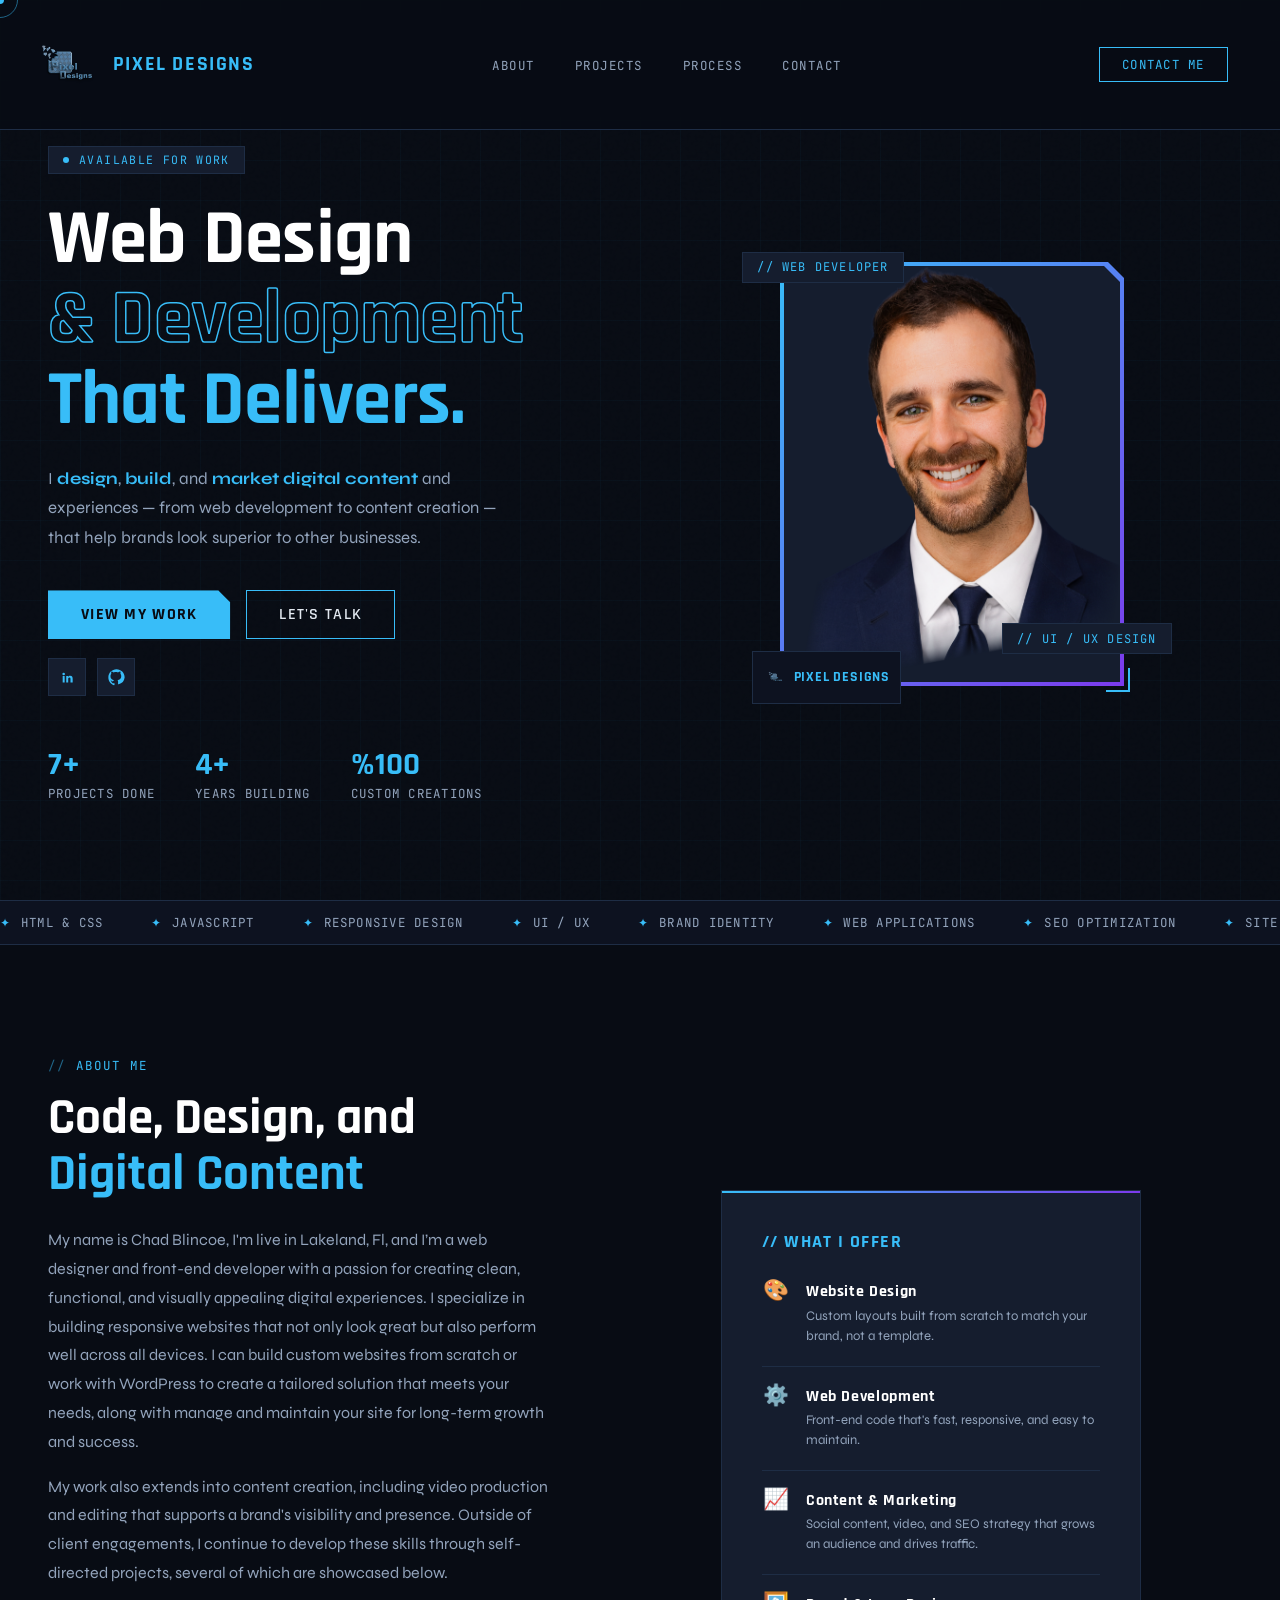
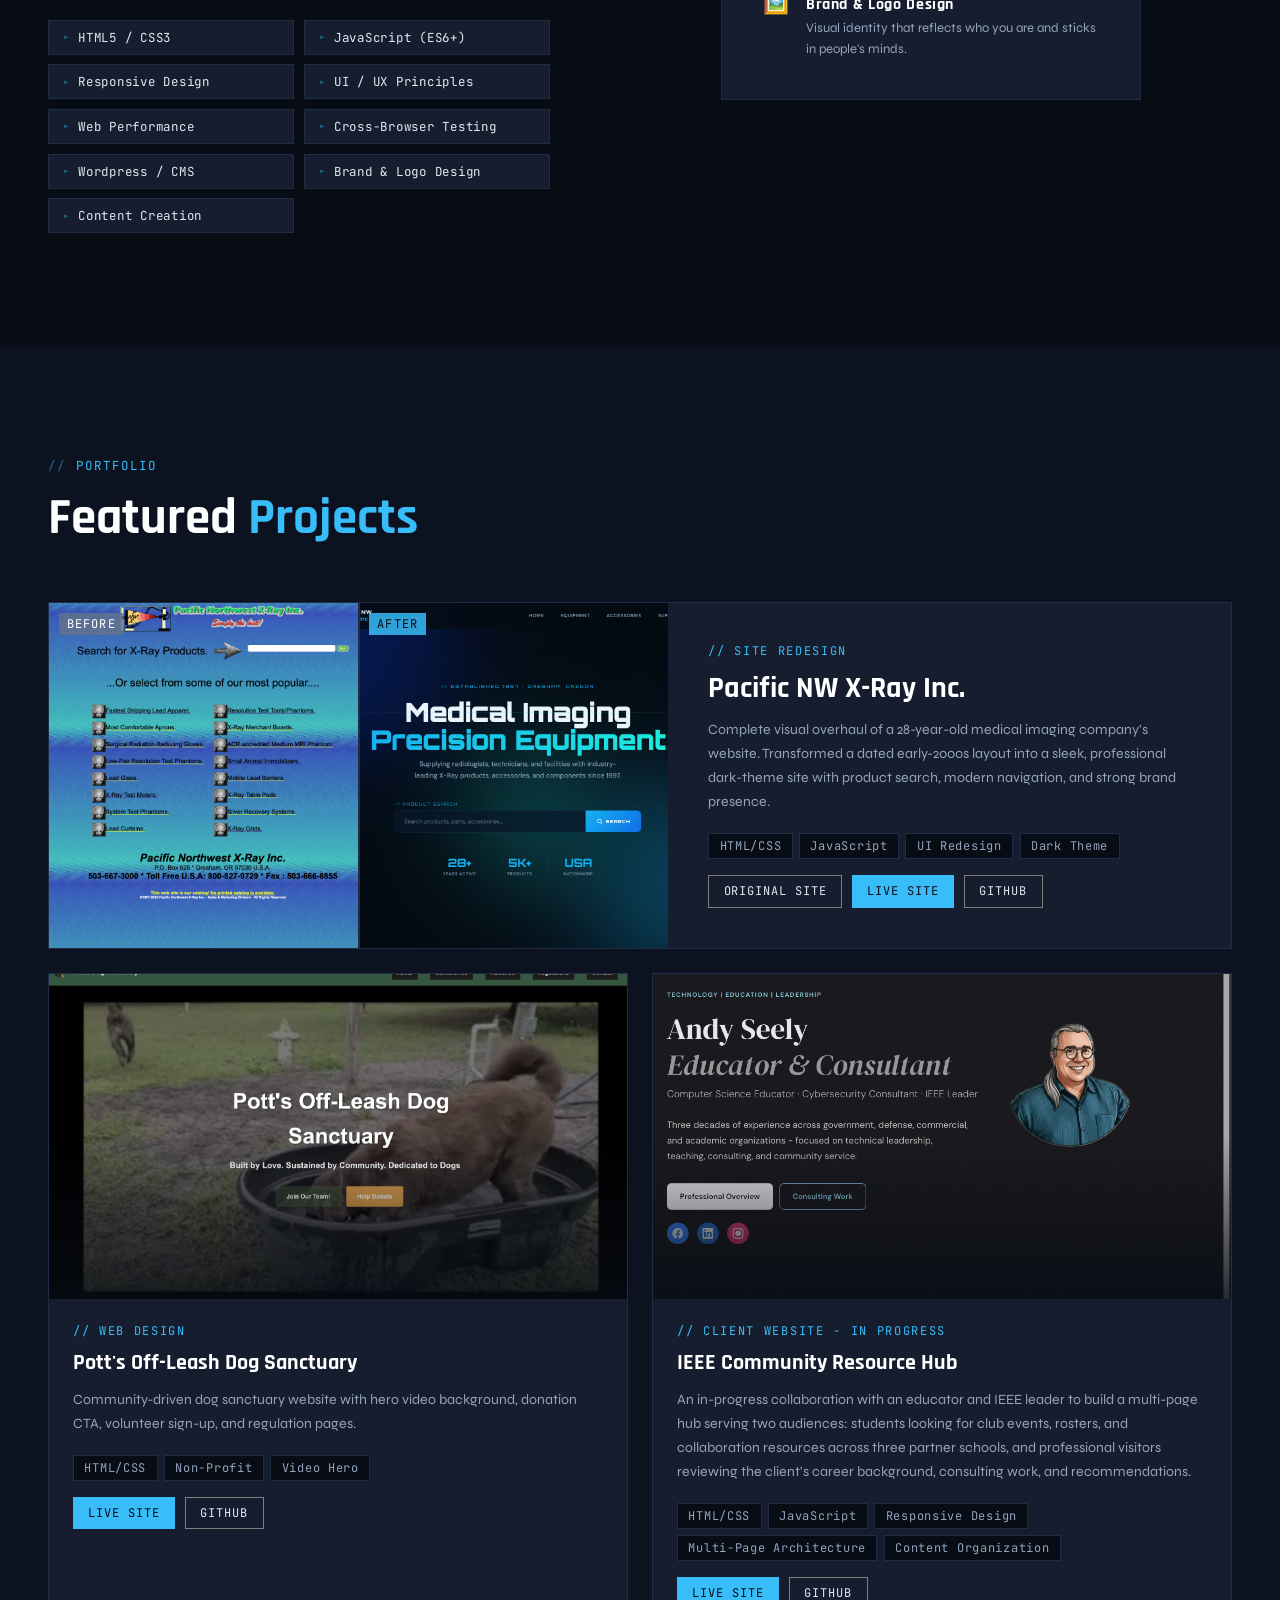
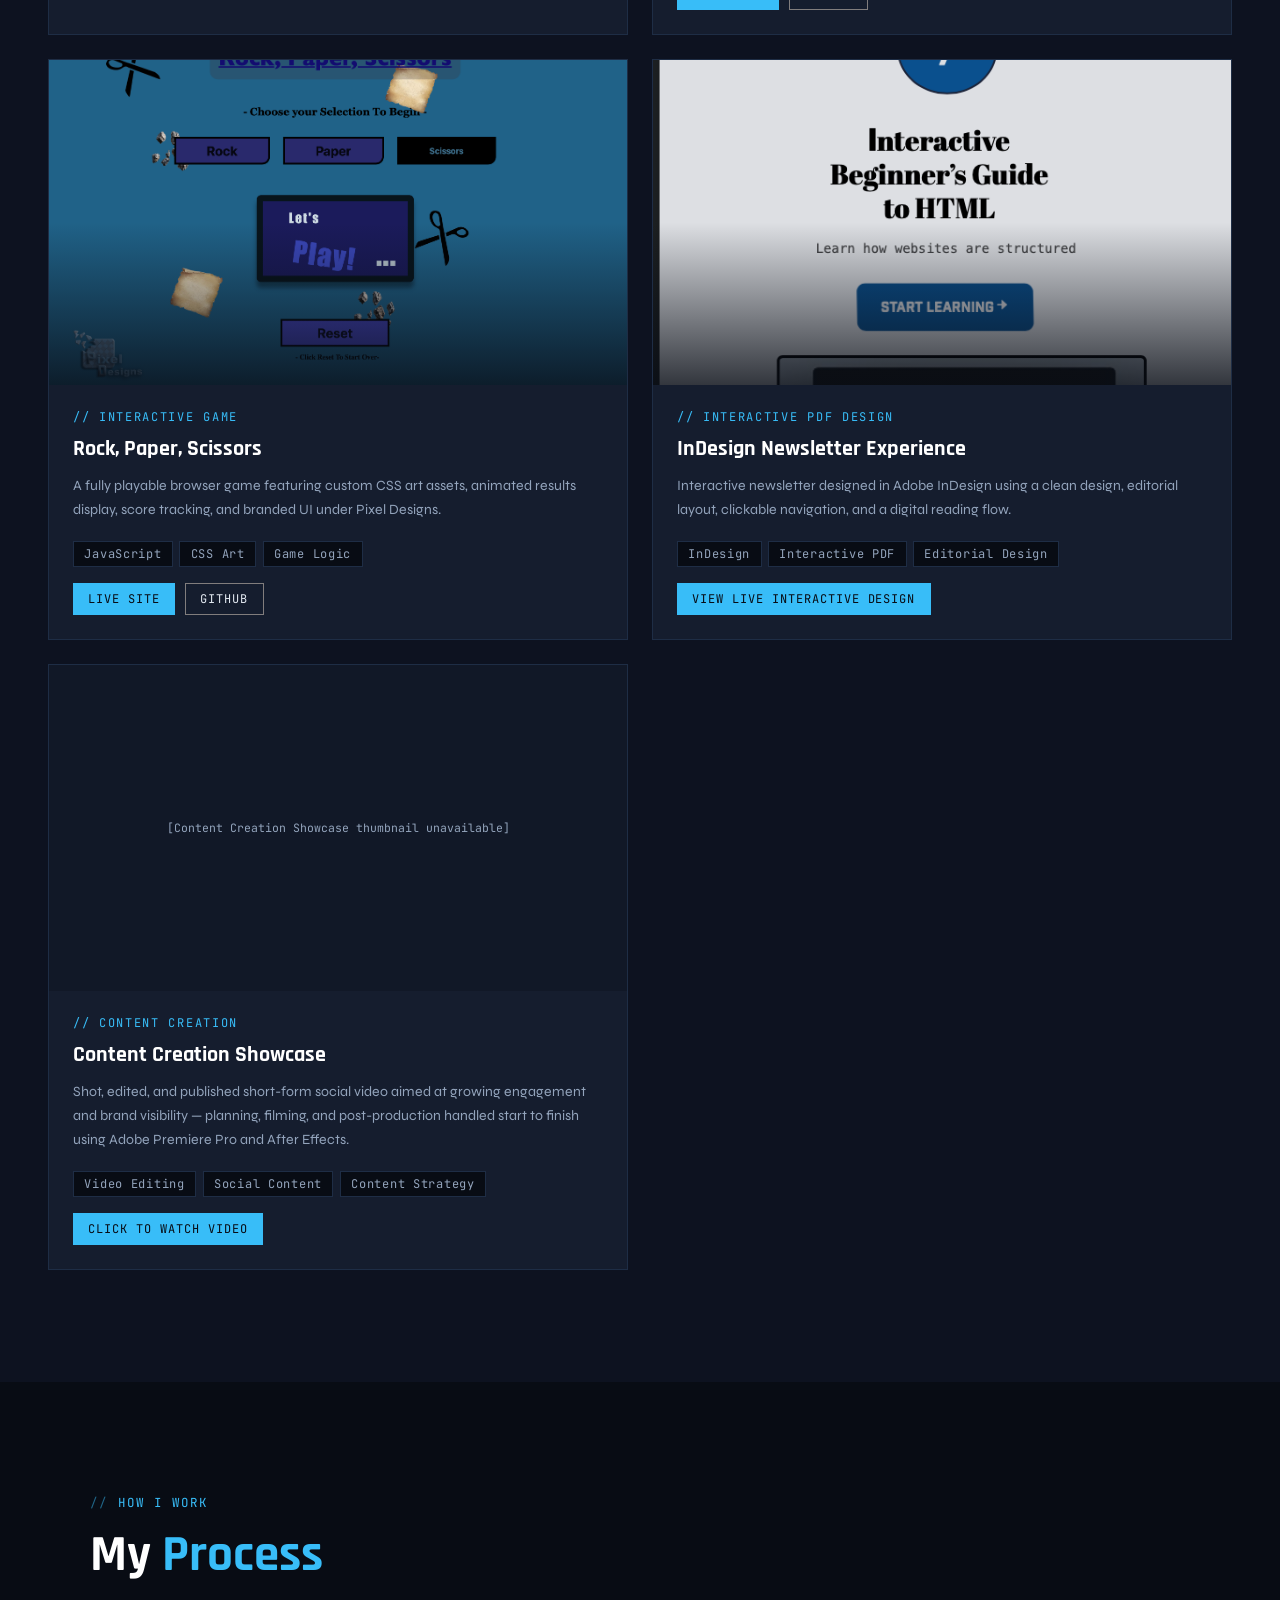
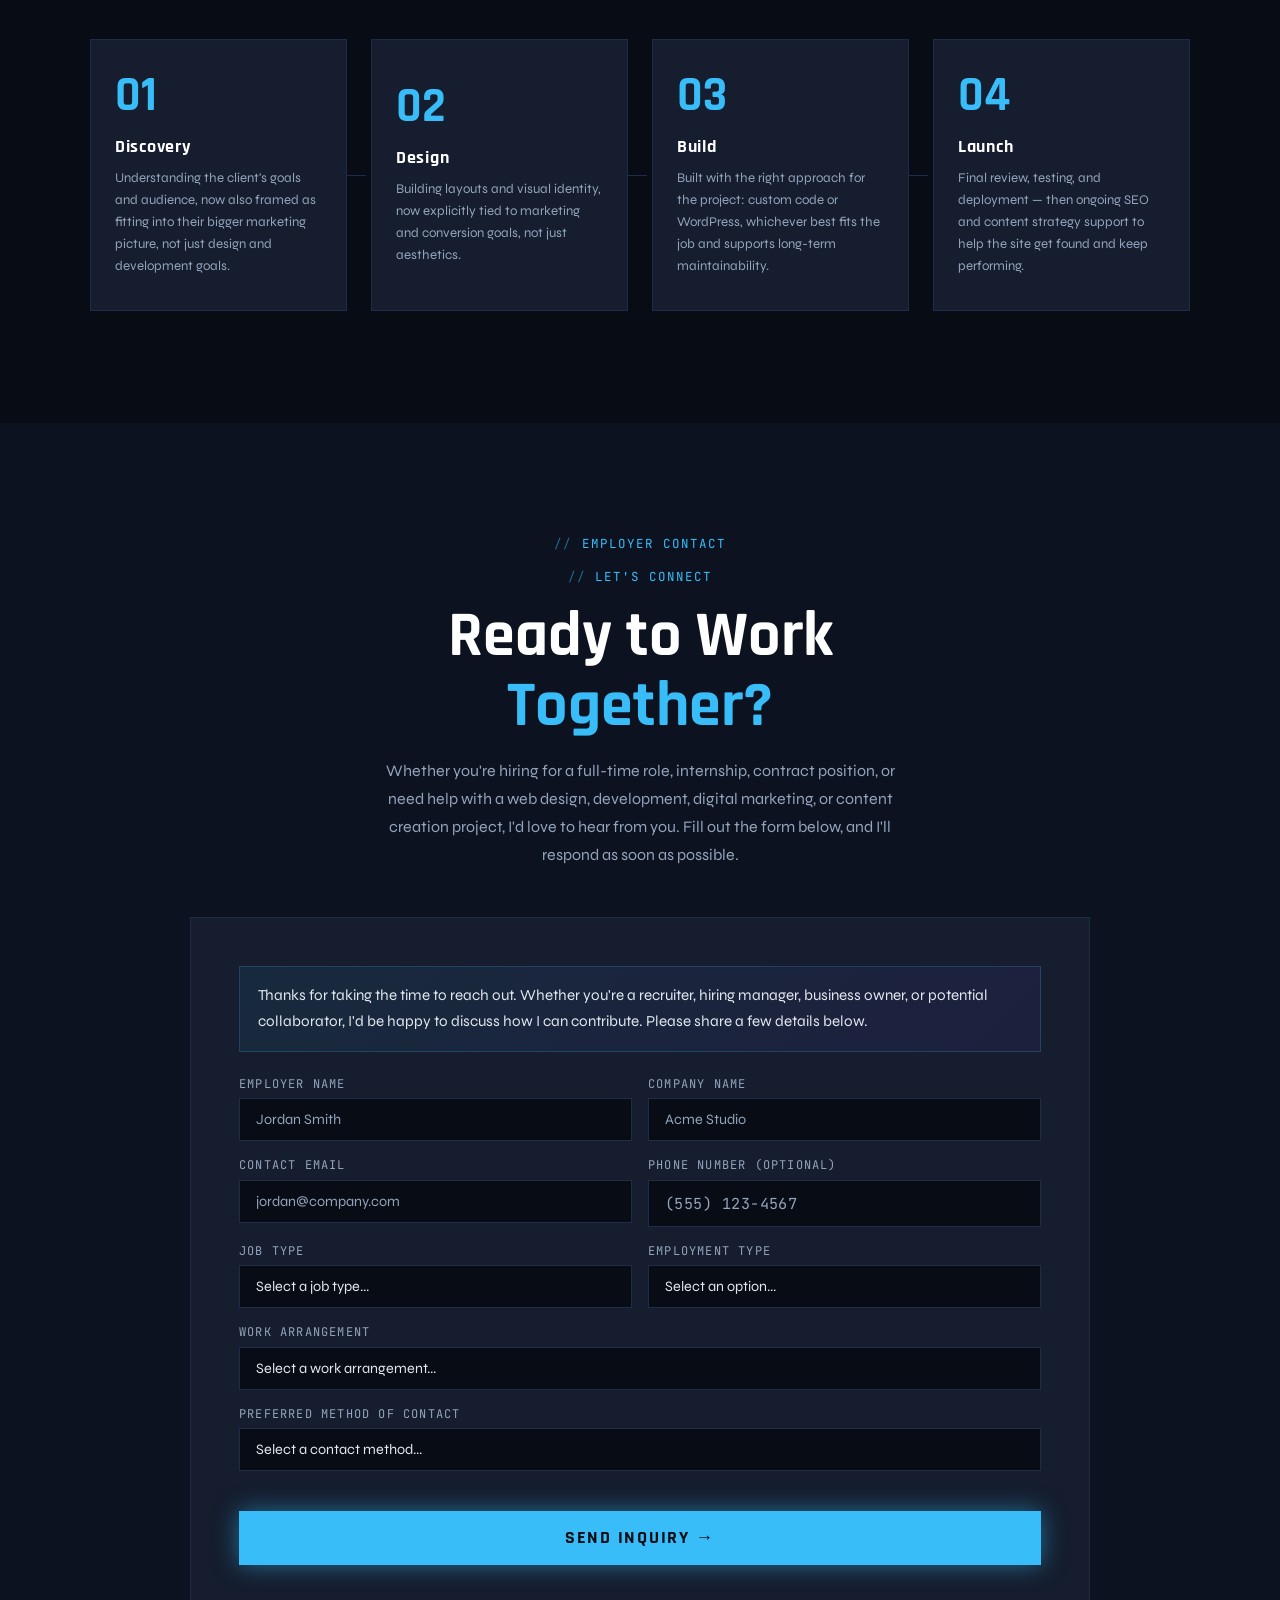
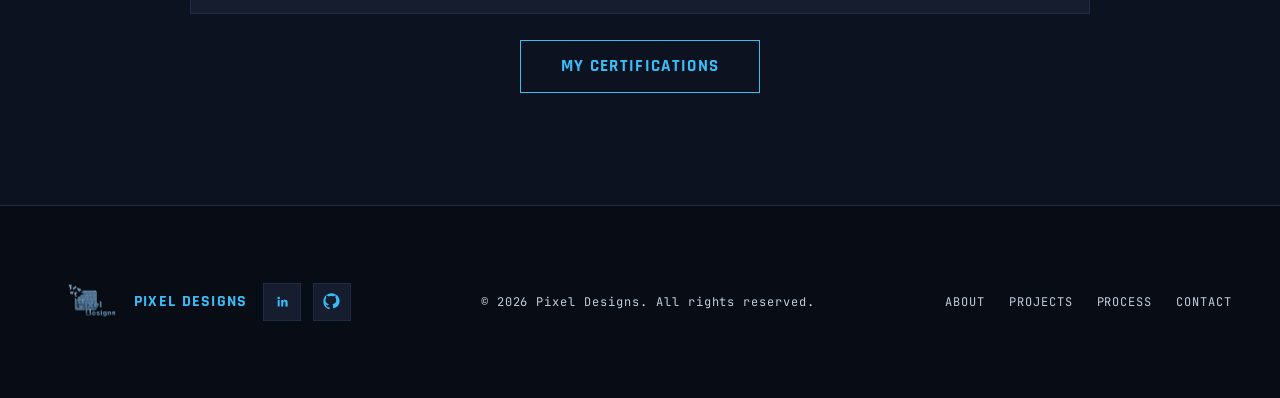
<file: index.html>
<!doctype html>
<html lang="en">
  <head>
    <meta charset="UTF-8" />
    <meta name="viewport" content="width=device-width, initial-scale=1.0" />
    <title>Pixel Designs | Web Design & Development</title>
    <link
      href="https://fonts.googleapis.com/css2?family=Rajdhani:wght@400;500;600;700&family=Syne:wght@400;500;700;800&family=JetBrains+Mono:wght@400;500&display=swap"
      rel="stylesheet"
    />
    <link rel="stylesheet" href="styles.css" />
  </head>
  <body>
    <!-- Cursor -->
    <div class="cursor" id="cursor">
      <div class="cursor-dot" id="cursorDot"></div>
      <div class="cursor-ring" id="cursorRing"></div>
    </div>

    <!-- Background grid -->
    <div class="grid-bg"></div>

    <!-- ─── NAV ─────────────────────────────────────── -->
    <nav>
      <a href="#hero" class="nav-logo">
        <!-- Replace with your actual logo: <img src="myLogo.png" alt="Pixel Designs"> -->
        <img
          src="media/myLogo.png"
          alt="Pixel Designs Logo"
          onerror="this.style.display = 'none'"
        />
        <span class="nav-logo-text">Pixel Designs</span>
      </a>
      <ul class="nav-links"> 
        <li><a href="#about"> About</a></li>
        <li><a href="#projects">Projects</a></li>
        <li><a href="#process">Process</a></li>
        <li><a href="#contact">Contact</a></li>
      </ul>
      <div class="nav-actions">
        <a href="#contact" class="nav-cta">Contact Me</a>
        <button
          type="button"
          class="nav-toggle"
          id="navToggle"
          aria-expanded="false"
          aria-controls="mobileNavMenu"
          aria-label="Open navigation menu"
        >
          <span></span>
          <span></span>
          <span></span>
        </button>
      </div>
      <div class="mobile-nav-menu" id="mobileNavMenu">
        <a href="#about">About</a>
        <a href="#projects">Projects</a>
        <a href="#process">Process</a>
        <a href="#contact">Contact</a>
      </div>
    </nav>

    <!-- ─── HERO ─────────────────────────────────────── -->
    <section id="hero">
      <div class="hero-inner">
        <div class="hero-content">
          <div class="hero-badge">Available For Work</div>
          <h1 class="hero-title">
            <span class="line1">Web Design</span>
            <span class="line2">&amp; Development</span>
            <span class="line3">That Delivers.</span>
          </h1>
          <div class="hero-mobile-portrait" aria-hidden="true">
            <div class="hero-mobile-portrait-frame">
              <img src="media/ChadSelfie.png" alt="Picture of me" />
            </div>
          </div>
          <p class="hero-sub">
            I <span class="hero-sub-accent hero-sub-accent--1">design</span>,
            <span class="hero-sub-accent hero-sub-accent--2">build</span>, and
            <span class="hero-sub-accent hero-sub-accent--3">market digital content</span>
            and experiences — from web development to content creation — that
            help brands look superior to other businesses.
          </p>
          <div class="hero-actions">
            <a href="#projects" class="btn-primary">View My Work</a>
            <a href="#contact" class="btn-ghost">Let's Talk</a>
          </div>
          <div class="hero-socials">
            <a
              class="hero-social"
              href="https://www.linkedin.com/in/chad-blincoe-42b2b1338/"
              target="_blank"
              rel="noopener noreferrer"
              aria-label="LinkedIn"
              title="LinkedIn"
            >
              <svg viewBox="0 0 24 24" aria-hidden="true">
                <path
                  d="M6.6 8.9a1.8 1.8 0 1 1 0-3.6 1.8 1.8 0 0 1 0 3.6zM8 19H5.2V10H8v9zM19 19h-2.8v-4.6c0-1.1 0-2.4-1.5-2.4s-1.7 1.1-1.7 2.3V19h-2.8V10h2.7v1.2h.1c.4-.7 1.3-1.5 2.8-1.5 3 0 3.5 2 3.5 4.5V19z"
                />
              </svg>
            </a>
            <a
              class="hero-social"
              href="https://github.com/Blincoechad"
              target="_blank"
              rel="noopener noreferrer"
              aria-label="GitHub"
              title="GitHub"
            >
              <svg viewBox="0 0 24 24" aria-hidden="true">
                <path
                  d="M12 .5C5.6.5.5 5.6.5 12c0 5.1 3.3 9.4 7.9 10.9.6.1.8-.3.8-.6v-2.2c-3.2.7-3.9-1.4-3.9-1.4-.5-1.3-1.2-1.7-1.2-1.7-1-.7.1-.7.1-.7 1.1.1 1.7 1.2 1.7 1.2 1 .1 1.7-.7 2.1-1.3.1-.2.4-.5.7-.6-2.5-.3-5.2-1.3-5.2-5.7 0-1.3.4-2.3 1.2-3.2-.1-.3-.5-1.5.1-3.1 0 0 1-.3 3.3 1.2 1-.3 2-.4 3-.4s2 .1 3 .4c2.3-1.5 3.3-1.2 3.3-1.2.6 1.6.2 2.8.1 3.1.7.9 1.2 2 1.2 3.2 0 4.4-2.7 5.4-5.3 5.7.4.4.8 1.1.8 2.2v3.2c0 .3.2.7.8.6A11.5 11.5 0 0 0 23.5 12C23.5 5.6 18.4.5 12 .5z"
                />
              </svg>
            </a>
          </div>
          <div class="hero-stats">
            <div class="stat">
              <div class="stat-num">7+</div>
              <div class="stat-label">Projects Done</div>
            </div>
            <div class="stat">
              <div class="stat-num">4+</div>
              <div class="stat-label">Years Building</div>
            </div>
            <div class="stat">
              <div class="stat-num">%100</div>
              <div class="stat-label">Custom Creations</div>
            </div>
          </div>
        </div>

        <div class="hero-visual">
          <div class="hero-visual-frame">
            <div class="corner-tl"></div>
            <div class="corner-br"></div>
            <div class="hero-photo-wrap">
              <div class="hero-photo-inner">
                
                <img
                  src="media/ChadSelfie.png"
                  alt="Chad - Pixel Designs"
                  onerror="
                    this.style.display = 'none';
                    this.nextElementSibling.style.display = 'flex';
                  "
                />
                <div class="photo-placeholder">
                  <svg
                    width="48"
                    height="48"
                    viewBox="0 0 24 24"
                    fill="none"
                    stroke="currentColor"
                    stroke-width="1"
                  >
                    <circle cx="12" cy="8" r="4" />
                    <path d="M4 20c0-4 3.6-7 8-7s8 3 8 7" />
                  </svg>
                  <span>[ ChadSelfie.png ]</span>
                </div>
              </div>
            </div>
            <div class="hero-tag t1">// Web Developer</div>
            <div class="hero-tag t2">// UI / UX Design</div>
            <div class="hero-logo-badge">
              <img
                src="media/myLogo.png"
                alt=""
                onerror="this.style.display = 'none'"
              />
              <span>Pixel Designs</span>
            </div>
          </div>
        </div>
      </div>
    </section>

    <!-- ─── TICKER ───────────────────────────────────── -->
    <div class="ticker">
      <div class="ticker-track">
        <!-- Doubled for seamless loop -->
        <div class="ticker-item">
          <span>✦</span>
          HTML &amp; CSS
        </div>
        <div class="ticker-item">
          <span>✦</span>
          JavaScript
        </div>
        <div class="ticker-item">
          <span>✦</span>
          Responsive Design
        </div>
        <div class="ticker-item">
          <span>✦</span>
          UI / UX
        </div>
        <div class="ticker-item">
          <span>✦</span>
          Brand Identity
        </div>
        <div class="ticker-item">
          <span>✦</span>
          Web Applications
        </div>
        <div class="ticker-item">
          <span>✦</span>
          SEO Optimization
        </div>
        <div class="ticker-item">
          <span>✦</span>
          Site Redesigns
        </div>
        <div class="ticker-item">
          <span>✦</span>
          Content Creation  
        </div>
    
        <!-- repeat -->
        <div class="ticker-item">
          <span>✦</span>
          HTML &amp; CSS
        </div>
        <div class="ticker-item">
          <span>✦</span>
          JavaScript
        </div>
        <div class="ticker-item">
          <span>✦</span>
          Responsive Design
        </div>
        <div class="ticker-item">
          <span>✦</span>
          UI / UX
        </div>
        <div class="ticker-item">
          <span>✦</span>
          Brand Identity
        </div>
        <div class="ticker-item">
          <span>✦</span>
          Web Applications
        </div>
        <div class="ticker-item">
          <span>✦</span>
          SEO Optimization
        </div>
        <div class="ticker-item">
          <span>✦</span>
          Site Redesigns
        </div>
        <div class="ticker-item">
          <span>✦</span>
          Content Creation
      </div>
     </div>
    </div>

    <!-- ─── ABOUT ─────────────────────────────────────── -->
    <section id="about">
      <div class="about-inner">
        <div class="reveal">
          <div class="about-label">About Me</div>
          <h2 class="section-title">
            Code, Design, and
            <em class="hero-sub-accent">Digital Content</em>
          </h2>
          <p class="about-text">
          My name is Chad Blincoe, I'm live in Lakeland, Fl, and I’m a web designer and front-end developer with a passion for creating clean, functional, and visually appealing digital experiences. I specialize in building responsive websites that not only look great but also perform well across all devices. I can build custom websites from scratch or work with WordPress to create a tailored solution that meets your needs, along with manage and maintain your site for long-term growth and success. 
          </p>
          <p class="about-text">
            My work also extends into content creation, including video production and editing that supports a brand's visibility and presence. Outside of client engagements, I continue to develop these skills through self-directed projects, several of which are showcased below.
          </p>
       <div class="skills-grid">
  <div class="skill-chip">HTML5 / CSS3</div>
  <div class="skill-chip">JavaScript (ES6+)</div>
  <div class="skill-chip">Responsive Design</div>
  <div class="skill-chip">UI / UX Principles</div>
  <div class="skill-chip">Web Performance</div>
  <div class="skill-chip">Cross-Browser Testing</div>
  <div class="skill-chip">Wordpress / CMS</div>
  <div class="skill-chip">Brand & Logo Design</div>
  <div class="skill-chip">Content Creation</div>
</div>
        </div>

        <div class="about-img-area reveal">
          <div class="about-card">
            <div class="about-card-title">// What I Offer</div>
            <div class="about-services">
              <div class="service-row">
                <div class="service-icon">🎨</div>
                <div>
                  <div class="service-name">Website Design</div>
                  <div class="service-desc">
                    Custom layouts built from scratch to match your brand, not a template.
                  </div>
                </div>
              </div>
              <div class="service-row">
                <div class="service-icon">⚙️</div>
                <div>
                  <div class="service-name">Web Development</div>
                  <div class="service-desc">
                    Front-end code that's fast, responsive, and easy to maintain.
                  </div>
                </div>
              </div>
              <div class="service-row">
                <div class="service-icon">📈</div>
                <div>
                  <div class="service-name">Content & Marketing</div>
                  <div class="service-desc">
                    Social content, video, and SEO strategy that grows
                    an audience and drives traffic.
                  </div>
                </div>
              </div>
              <div class="service-row">
                <div class="service-icon">🖼️</div>
                <div>
                  <div class="service-name">Brand & Logo Design</div>
                  <div class="service-desc">
                    Visual identity that reflects who you are and sticks in
                    people's minds.
                  </div>
                </div>
              </div>
            </div>
          </div>
        </div>
      </div>
    </section>

    <!-- ─── PROJECTS ─────────────────────────────────── -->
    <section id="projects">
      <div class="projects-inner">
        <div class="section-header reveal">
          <div class="about-label">Portfolio</div>
          <h2 class="section-title">
            Featured
            <em>Projects</em>
          </h2>
        </div>

        <div class="projects-grid">
          <!-- Featured: Pacific NW X-Ray Redesign -->
          <div class="project-card featured reveal">
            <div class="project-img ba-strip">
              <div class="ba-pane">
                <div class="ba-label before">Before</div>
                <img
                  src="media/beforeSite.png"
                  alt="Pacific NW X-Ray - Before"
                  onerror="
                    this.parentElement.innerHTML =
                      '<div class=\'project-img-placeholder\'>[media/beforeSite.png]</div>'
                  "
                />
              </div>
              <div class="ba-pane">
                <div class="ba-label after">After</div>
                <img
                  src="media/afterSite.png"
                  alt="Pacific NW X-Ray - After"
                  onerror="
                    this.parentElement.innerHTML =
                      '<div class=\'project-img-placeholder\'>[media/afterSite.png]</div>'
                  "
                />
              </div>
            </div>
            <div class="project-body">
              <div class="project-type">// Site Redesign</div>
              <div class="project-title">Pacific NW X-Ray Inc.</div>
              <p class="project-desc">
                Complete visual overhaul of a 28-year-old medical imaging
                company's website. Transformed a dated early-2000s layout into a
                sleek, professional dark-theme site with product search, modern
                navigation, and strong brand presence.
              </p>
              <div class="project-tags">
                <div class="tag">HTML/CSS</div>
                <div class="tag">JavaScript</div>
                <div class="tag">UI Redesign</div>
                <div class="tag">Dark Theme</div>
              </div>
              <div class="project-links">
                <a
                  class="project-link project-link-code"
                  href="https://www.pnwx.com"
                  target="_blank"
                  rel="noopener noreferrer"
                >
                  Original Site
                </a>
                <a
                  class="project-link project-link-live"
                  href="https://blincoechad.github.io/SiteRebuild/"
                  target="_blank"
                  rel="noopener noreferrer"
                >
                  Live Site
                </a>
                <a
                  class="project-link project-link-code"
                  href="https://github.com/Blincoechad/SiteRebuild"
                  target="_blank"
                  rel="noopener noreferrer"
                >
                  GitHub
                </a>
              </div>
            </div>
            <div class="project-arrow">↗</div>
          </div>

          <!-- Pott's Dog Sanctuary -->
          <div class="project-card reveal">
            <div class="project-img">
              <img
                src="media/pottsSiteDesign.png"
                alt="Pott's Dog Sanctuary"
                onerror="
                  this.parentElement.innerHTML =
                    '<div class=\'project-img-placeholder\'>[media/pottsSiteDesign.png]</div>'
                "
              />
              <div class="project-overlay"></div>
            </div>
            <div class="project-body">
              <div class="project-type">// Web Design</div>
              <div class="project-title">Pott's Off-Leash Dog Sanctuary</div>
              <p class="project-desc">
                Community-driven dog sanctuary website with hero video
                background, donation CTA, volunteer sign-up, and regulation
                pages.
              </p>
              <div class="project-tags">
                <div class="tag">HTML/CSS</div>
                <div class="tag">Non-Profit</div>
                <div class="tag">Video Hero</div>
              </div>
              <div class="project-links">
                <a
                  class="project-link project-link-live"
                  href="https://blincoechad.github.io/PottsDogWebsite/"
                  target="_blank"
                  rel="noopener noreferrer"
                >
                  Live Site
                </a>
                <a
                  class="project-link project-link-code"
                  href="https://github.com/Blincoechad/PottsDogWebsite"
                  target="_blank"
                  rel="noopener noreferrer"
                >
                  GitHub
                </a>
              </div>
            </div>
            <div class="project-arrow">↗</div>
          </div>

          <!-- IEEE Community Resource Hub -->
          <div class="project-card reveal">
            <div class="project-img">
              <img
                src="media/AndysSite1.png"
                alt="IEEE Community Resource Hub homepage preview"
                onerror="
                  this.parentElement.innerHTML =
                    '<div class=\'project-img-placeholder\'>Preview Coming Soon</div>'
                "
              />
              <div hidden>
                <img src="media/AndysSite1.png" alt="IEEE Community Resource Hub homepage hero section" />
                <img src="media/AndysSite2.png" alt="IEEE Community Resource Hub content and resource layout" />
                <img src="media/AndysSite3.png" alt="IEEE Community Resource Hub additional site preview" />
              </div>
              <div class="project-overlay"></div>
            </div>
            <div class="project-body">
              <div class="project-type">// CLIENT WEBSITE - IN PROGRESS</div>
              <div class="project-title">IEEE Community Resource Hub</div>
              <p class="project-desc">
                An in-progress collaboration with an educator and IEEE leader to build a multi-page hub serving two audiences: students looking for club events, rosters, and collaboration resources across three partner schools, and professional visitors reviewing the client's career background, consulting work, and recommendations.
              </p>
              <div class="project-tags">
                <div class="tag">HTML/CSS</div>
                <div class="tag">JavaScript</div>
                <div class="tag">Responsive Design</div>
                <div class="tag">Multi-Page Architecture</div>
                <div class="tag">Content Organization</div>
              </div>
              <div class="project-links">
                <a
                  class="project-link project-link-live"
                  href="https://seelys-site-build.vercel.app"
                  target="_blank"
                  rel="noopener noreferrer"
                >
                  Live Site
                </a>
               
                <a
                  class="project-link project-link-code"
                  href="https://github.com/Blincoechad/SeelysSiteBuild"
                  target="_blank"
                  rel="noopener noreferrer"
                >
                  GitHub
                </a>
              </div>
            </div>
            <div class="project-arrow">↗</div>
          </div>

          <!-- Rock Paper Scissors -->
          <div class="project-card reveal">
            <div class="project-img">
              <img
                src="media/RockPaperScissors.png"
                alt="Rock Paper Scissors Game"
                onerror="
                  this.parentElement.innerHTML =
                    '<div class=\'project-img-placeholder\'>[media/RockPaperScissors.png]</div>'
                "
              />
              <div class="project-overlay"></div>
            </div>
            <div class="project-body">
              <div class="project-type">// Interactive Game</div>
              <div class="project-title">Rock, Paper, Scissors</div>
              <p class="project-desc">
                A fully playable browser game featuring custom CSS art assets,
                animated results display, score tracking, and branded UI under
                Pixel Designs.
              </p>
              <div class="project-tags">
                <div class="tag">JavaScript</div>
                <div class="tag">CSS Art</div>
                <div class="tag">Game Logic</div>
              </div>
              <div class="project-links">
                <a
                  class="project-link project-link-live"
                  href="https://blincoechad.github.io/MyPrograms/rockPaperScissors/"
                  target="_blank"
                  rel="noopener noreferrer"
                >
                  Live Site
                </a>
                <a
                  class="project-link project-link-code"
                  href="https://github.com/Blincoechad/MyPrograms/tree/main/rockPaperScissors"
                  target="_blank"
                  rel="noopener noreferrer"
                >
                  GitHub
                </a>
              </div>
            </div>
            <div class="project-arrow">↗</div>
          </div>

          <!-- Interactive PDF Newsletter -->
          <div class="project-card reveal">
            <div class="project-img">
              <img
                src="media/graphicWork/NewsLetter1.png"
                alt="Interactive PDF newsletter layout"
                onerror="
                  this.parentElement.innerHTML =
                    '<div class=\'project-img-placeholder\'>[media/graphicWork/NewsLetter1.png]</div>'
                "
              />
              <div hidden>
                <img src="media/graphicWork/NewsLetter1.png" alt="Newsletter page 1" />
                <img src="media/graphicWork/NewsLetter2.png" alt="Newsletter page 2" />
                <img src="media/graphicWork/NewsLetter3.png" alt="Newsletter page 3" />
                <img src="media/graphicWork/NewsLetter4.png" alt="Newsletter page 4" />
                <img src="media/graphicWork/NewsLetter5.png" alt="Newsletter page 5" />
                <img src="media/graphicWork/NewsLetter6.png" alt="Newsletter page 6" />
              </div>
              <div class="project-overlay"></div>
            </div>
            <div class="project-body">
              <div class="project-type">// Interactive PDF Design</div>
              <div class="project-title">InDesign Newsletter Experience</div>
              <p class="project-desc">
                Interactive newsletter designed in Adobe InDesign using a clean design, editorial layout, clickable navigation, and a digital
                reading flow. 
              </p>
              <div class="project-tags">
                <div class="tag">InDesign</div>
                <div class="tag">Interactive PDF</div>
                <div class="tag">Editorial Design</div>
              </div>
              <div class="project-links">
                <a
                  class="project-link project-link-live"
                  href="https://indd.adobe.com/view/d4904f1c-a24c-4510-95b4-b731d081a69c"
                  target="_blank"
                  rel="noopener noreferrer"
                >
                  View Live Interactive Design
                </a>
              </div>
            </div>
            <div class="project-arrow">↗</div>
          </div>

          <!-- Content Creation -->
          <div
            class="project-card reveal"
            data-external-url="https://youtu.be/D2bIeFhx-cs"
          >
            <div class="project-img project-video-wrap">
              <img
                src="https://img.youtube.com/vi/D2bIeFhx-cs/hqdefault.jpg"
                alt="Content Creation Showcase video thumbnail"
                onerror="
                  this.parentElement.innerHTML =
                    '<div class=\'project-img-placeholder\'>[Content Creation Showcase thumbnail unavailable]</div>'
                "
              />
              <div class="project-overlay"></div>
            </div>
            <div class="project-body">
              <div class="project-type">// Content Creation</div>
              <div class="project-title">Content Creation Showcase</div>
              <p class="project-desc">
                Shot, edited, and published short-form social video aimed at growing engagement and brand visibility — planning, filming, and post-production handled start to finish using Adobe Premiere Pro and After Effects.
              </p>
              <div class="project-tags">
                <div class="tag">Video Editing</div>
                <div class="tag">Social Content</div>
                <div class="tag">Content Strategy</div>
              </div>
              <div class="project-links">
                <a
                  class="project-link project-link-live"
                  href="https://youtu.be/D2bIeFhx-cs"
                  target="_blank"
                  rel="noopener noreferrer"
                >
                  Click to Watch Video
                </a>
              </div>
            </div>
            <div class="project-arrow">↗</div>
          </div>
        </div>
      </div>
    </section>

    <!-- ─── PROCESS ───────────────────────────────────── -->
    <section id="process">
      <div class="process-inner">
        <div class="section-header reveal">
          <div class="about-label">How I Work</div>
          <h2 class="section-title">
            My
            <em>Process</em>
          </h2>
        </div>
        <div class="process-steps">
          <button
            type="button"
            class="process-step reveal"
            data-title="01 — Discovery"
            data-text="We'll talk about your goals, audience, and vision. I'll ask the right questions to understand exactly what you need — and how the site fits into your bigger marketing picture."
          >
            <div class="step-connector"></div>
            <div class="step-num">01</div>
            <div class="step-title">Discovery</div>
            <div class="step-desc">
              Understanding the client's goals and audience, now also framed as fitting into their bigger marketing picture, not just design and development goals.
            </div>
          </button>
          <button
            type="button"
            class="process-step reveal"
            data-title="02 — Design"
            data-text="I craft layouts, color palettes, and typography that fit your brand and make a strong first impression, with an eye toward how the design supports your marketing and conversion goals."
          >
            <div class="step-connector"></div>
            <div class="step-num">02</div>
            <div class="step-title">Design</div>
            <div class="step-desc">
              Building layouts and visual identity, now explicitly tied to marketing and conversion goals, not just aesthetics.
            </div>
          </button>
          <button
            type="button"
            class="process-step reveal"
            data-title="03 — Build"
            data-text="
  I build using the right tool for the job — custom code or WordPress — whichever gets you a clean, easy-to-maintain site without unnecessary bloat."
          >
            <div class="step-connector"></div>
            <div class="step-num">03</div>
            <div class="step-title">Build</div>
            <div class="step-desc">
            Built with the right approach for the project: custom code or WordPress, whichever best fits the job and supports long-term maintainability.
            </div>
          </button>
          <button
            type="button"
            class="process-step reveal"
            data-title="04 — Launch & Grow"
            data-text="Final review, testing across devices, and deployment, plus post-launch SEO and content strategy so marketing has a clear place in the process."
            
          >
            <div class="step-num">04</div>
            <div class="step-title">Launch</div>
            <div class="step-desc">
              Final review, testing, and deployment — then ongoing SEO and content strategy support to help the site get found and keep performing.
            </div>
          </button>
        </div>
      </div>
    </section>

    <div class="process-modal" id="processModal" aria-hidden="true">
      <div class="process-modal__backdrop" data-close-modal></div>
      <div class="process-modal__dialog" role="dialog" aria-modal="true" aria-labelledby="processModalTitle">
        <button class="process-modal__close" type="button" aria-label="Close modal" data-close-modal>
          ×
        </button>
        <div class="process-modal__eyebrow">My Process</div>
        <h3 class="process-modal__title" id="processModalTitle">Process details</h3>
        <p class="process-modal__text" id="processModalText"></p>
      </div>
    </div>

    <div class="video-modal" id="videoModal" aria-hidden="true">
      <div class="video-modal__backdrop" data-close-video-modal></div>
      <div class="video-modal__dialog" role="dialog" aria-modal="true" aria-label="Project video player">
        <button class="video-modal__close" type="button" aria-label="Close video" data-close-video-modal>
          ×
        </button>
        <video id="videoModalPlayer" class="video-modal__player" controls preload="metadata"></video>
      </div>
    </div>

    <div class="image-modal" id="imageModal" aria-hidden="true">
      <div class="image-modal__backdrop" data-close-image-modal></div>
      <div class="image-modal__dialog" role="dialog" aria-modal="true" aria-label="Project image previews">
        <button class="image-modal__close" type="button" aria-label="Close image preview" data-close-image-modal>
          ×
        </button>
        <div class="image-modal__stage">
          <button class="image-modal__nav image-modal__nav--prev" type="button" aria-label="Previous image">
            ‹
          </button>
          <img id="imageModalPreview" class="image-modal__preview" alt="Project preview" />
          <button class="image-modal__nav image-modal__nav--next" type="button" aria-label="Next image">
            ›
          </button>
        </div>
        <div id="imageModalThumbs" class="image-modal__thumbs" aria-label="Image preview list"></div>
      </div>
    </div>

    <!-- ─── CONTACT ───────────────────────────────────── -->
    <section id="contact">
      <div class="contact-inner">
        <div class="reveal">
          <div class="about-label contact-label-center">Employer Contact</div>
          <div class="about-label contact-label-center">Let's Connect</div>

<h2 class="contact-title">
  <span class="hero-sub-accent hero-sub-accent--1 hero-sub-accent--white">Ready to Work</span>
  <br />
  <em><span class="hero-sub-accent hero-sub-accent--2">Together?</span></em>
</h2>

<p class="contact-sub">
  Whether you're hiring for a full-time role, internship, contract position, or
  need help with a web design, development, digital marketing, or content
  creation project, I'd love to hear from you. Fill out the form below, and
  I'll respond as soon as possible.
</p>
        </div>
        <form
          class="contact-form reveal"
          action="https://formspree.io/f/mpqgwbjv"
          method="POST"
        >
          <input type="hidden" name="_subject" value="New employer inquiry from portfolio site" />
          <div class="form-note">
  Thanks for taking the time to reach out. Whether you're a recruiter, hiring
  manager, business owner, or potential collaborator, I'd be happy to discuss
  how I can contribute. Please share a few details below.
</div>
          <div class="form-row">
            <div class="form-group">
              <label for="contactName">Employer Name</label>
              <input id="contactName" type="text" name="name" placeholder="Jordan Smith" required />
            </div>
            <div class="form-group">
              <label for="contactCompany">Company Name</label>
              <input id="contactCompany" type="text" name="company" placeholder="Acme Studio" required />
            </div>
          </div>
          <div class="form-row">
            <div class="form-group">
              <label for="contactEmail">Contact Email</label>
              <input id="contactEmail" type="email" name="email" placeholder="jordan@company.com" required />
            </div>
            <div class="form-group">
              <label for="contactPhone">Phone Number (Optional)</label>
              <input id="contactPhone" type="tel" name="phone" placeholder="(555) 123-4567" />
            </div>
          </div>
          <div class="form-row">
            <div class="form-group">
              <label for="jobType">Job Type</label>
              <select id="jobType" name="jobType" required>
                <option value="" disabled selected>Select a job type...</option>
                <option>Website Design</option>
                <option>Website Redesign</option>
                <option>Website Maintenance</option>
                <option>Landing Page Design</option>
                <option>WordPress</option>
                <option>Front-End Development</option>
                <option>SEO</option>
                <option>Digital Marketing</option>
                <option>Social Media Content</option>
                <option>Video Editing</option>
                <option>Graphic Design</option>
                <option>Branding</option>
                <option>Other</option>
              </select>
            </div>
            <div class="form-group">
              <label for="employmentType">Employment Type</label>
              <select id="employmentType" name="employmentType" required>
                <option value="" disabled selected>Select an option...</option>
                <option>Full Time</option>
                <option>Part Time</option>
                <option>Contract</option>
                <option>Other</option>
              </select>
            </div>
          </div>
          <div class="form-row">
            <div class="form-group full">
              <label for="workLocation">Work Arrangement</label>
              <select id="workLocation" name="workLocation" required>
                <option value="" disabled selected>Select a work arrangement...</option>
                <option>Remote</option>
                <option>In Person</option>
                <option>Hybrid</option>
              </select>
            </div>
          </div>
          <div class="form-row">
            <div class="form-group full">
              <label for="contactMessage">Preferred Method of Contact</label>
              <select id="contactMessage" name="message" required>
                <option value="" disabled selected>Select a contact method...</option>
                <option>Email</option>
                <option>Phone</option>
              </select>
            </div>
          </div>
          <button type="submit" class="form-submit">Send Inquiry →</button>
        </form>
        <div class="certifications-cta-wrap reveal">
          <a class="certifications-cta" href="certifications.html">My Certifications</a>
        </div>
        </div>
      </div>
    </section>

    <div class="submit-modal" id="submitModal" aria-hidden="true">
      <div class="submit-modal__backdrop" data-close-submit-modal></div>
      <div class="submit-modal__dialog" role="dialog" aria-modal="true" aria-labelledby="submitModalTitle">
        <button
          class="submit-modal__close"
          type="button"
          aria-label="Close confirmation"
          data-close-submit-modal
        >
          ×
        </button>
        <div class="submit-modal__eyebrow">Message Sent</div>
        <h3 class="submit-modal__title" id="submitModalTitle">Thanks for reaching out.</h3>
        <p class="submit-modal__text">
              ✅  Message Sent! ✅ <br>
          I'll be in touch as soon as possible,
          I look forward to meeting you!
        </p>
        <button class="submit-modal__button" type="button" data-close-submit-modal>
          Close
        </button>
      </div>
    </div>

    <!-- ─── FOOTER ────────────────────────────────────── -->
    <footer>
      <div class="footer-left">
        <div class="footer-logo">
          <img
            src="media/myLogo.png"
            alt=""
            onerror="this.style.display = 'none'"
          />
          <span class="footer-logo-text">Pixel Designs</span>
        </div>
        <div class="footer-socials" aria-label="Footer social links">
          <a
            class="hero-social"
            href="https://www.linkedin.com/in/chad-blincoe-42b2b1338/"
            target="_blank"
            rel="noopener noreferrer"
            aria-label="LinkedIn"
            title="LinkedIn"
          >
            <svg viewBox="0 0 24 24" aria-hidden="true">
              <path
                d="M6.6 8.9a1.8 1.8 0 1 1 0-3.6 1.8 1.8 0 0 1 0 3.6zM8 19H5.2V10H8v9zM19 19h-2.8v-4.6c0-1.1 0-2.4-1.5-2.4s-1.7 1.1-1.7 2.3V19h-2.8V10h2.7v1.2h.1c.4-.7 1.3-1.5 2.8-1.5 3 0 3.5 2 3.5 4.5V19z"
              />
            </svg>
          </a>
          <a
            class="hero-social"
            href="https://github.com/Blincoechad"
            target="_blank"
            rel="noopener noreferrer"
            aria-label="GitHub"
            title="GitHub"
          >
            <svg viewBox="0 0 24 24" aria-hidden="true">
              <path
                d="M12 .5C5.6.5.5 5.6.5 12c0 5.1 3.3 9.4 7.9 10.9.6.1.8-.3.8-.6v-2.2c-3.2.7-3.9-1.4-3.9-1.4-.5-1.3-1.2-1.7-1.2-1.7-1-.7.1-.7.1-.7 1.1.1 1.7 1.2 1.7 1.2 1 .1 1.7-.7 2.1-1.3.1-.2.4-.5.7-.6-2.5-.3-5.2-1.3-5.2-5.7 0-1.3.4-2.3 1.2-3.2-.1-.3-.5-1.5.1-3.1 0 0 1-.3 3.3 1.2 1-.3 2-.4 3-.4s2 .1 3 .4c2.3-1.5 3.3-1.2 3.3-1.2.6 1.6.2 2.8.1 3.1.7.9 1.2 2 1.2 3.2 0 4.4-2.7 5.4-5.3 5.7.4.4.8 1.1.8 2.2v3.2c0 .3.2.7.8.6A11.5 11.5 0 0 0 23.5 12C23.5 5.6 18.4.5 12 .5z"
              />
            </svg>
          </a>
        </div>
      </div>
      <div class="footer-copy">© 2026 Pixel Designs. All rights reserved.</div>
      <div class="footer-links">
        <a href="#about">About</a>
        <a href="#projects">Projects</a>
        <a href="#process">Process</a>
        <a href="#contact">Contact</a>
      </div>
    </footer>

    <button
      id="backToTop"
      class="back-to-top"
      type="button"
      aria-label="Back to top"
      title="Back to top"
    >
      ↑
    </button>
    <span class="back-to-top-text" aria-hidden="true">Back to top</span>

    <script src="script.js"></script>
  </body>
</html>
</file>
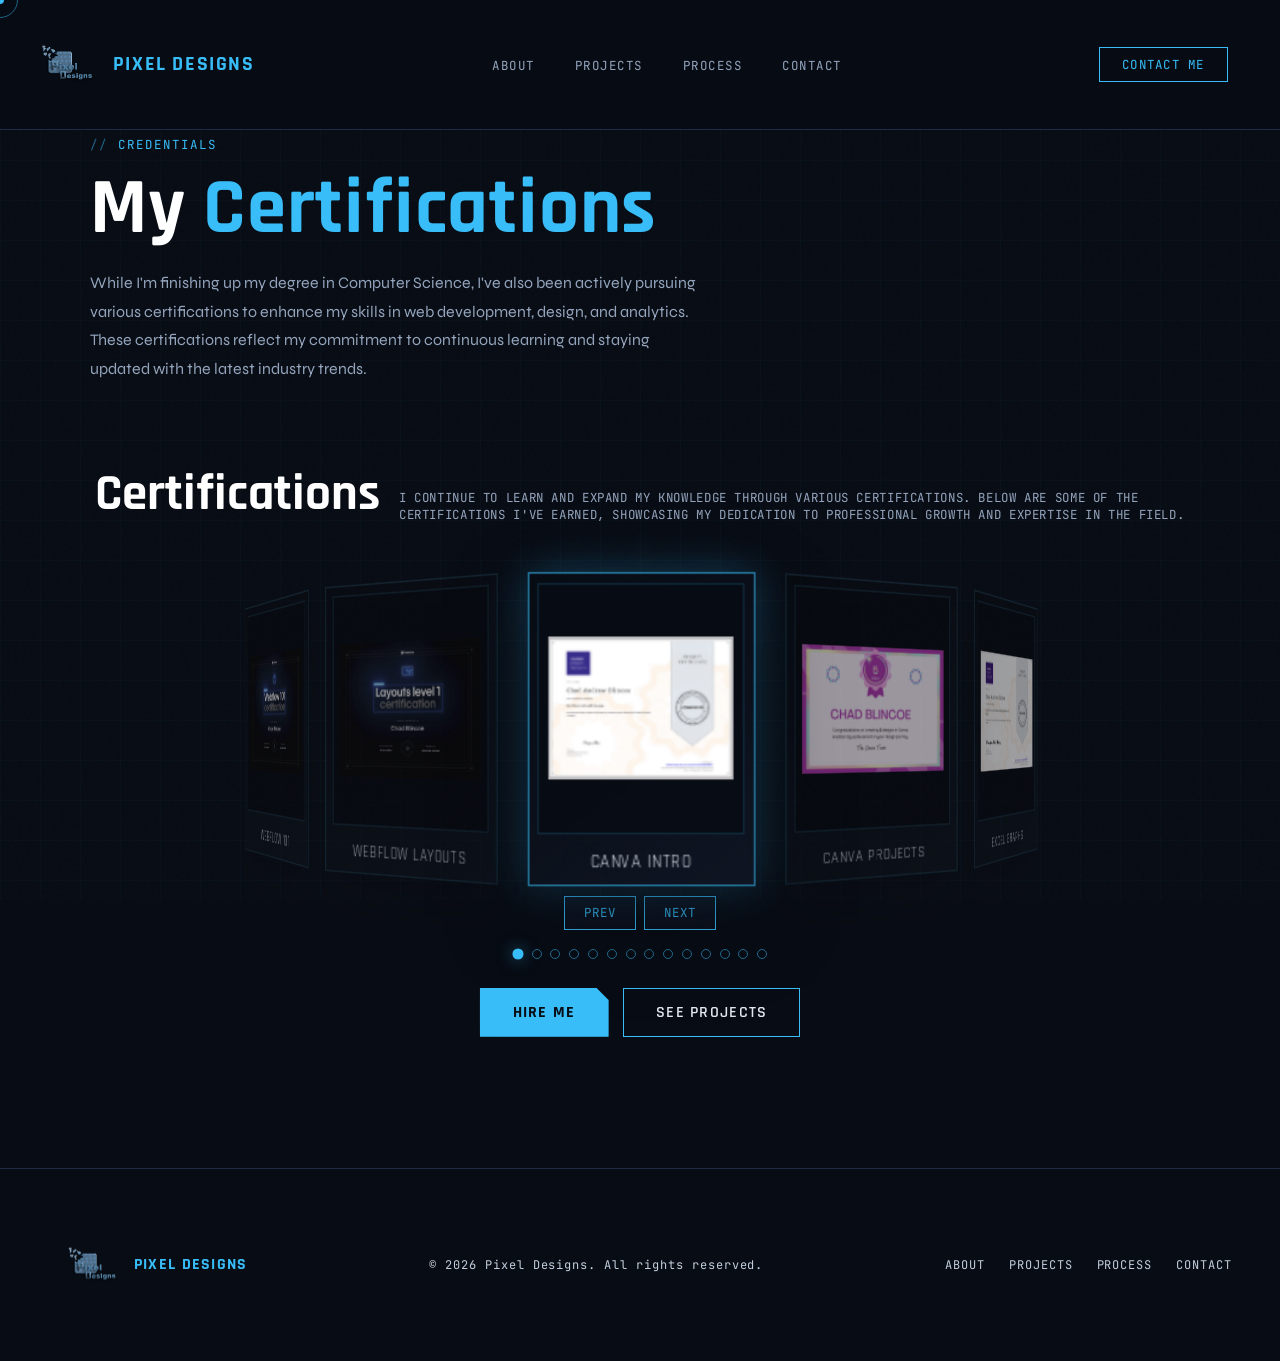
<file: certifications.html>
<!doctype html>
<html lang="en">
  <head>
    <meta charset="UTF-8" />
    <meta name="viewport" content="width=device-width, initial-scale=1.0" />
    <title>Pixel Designs | Certifications</title>
    <link
      href="https://fonts.googleapis.com/css2?family=Rajdhani:wght@400;500;600;700&family=Syne:wght@400;500;700;800&family=JetBrains+Mono:wght@400;500&display=swap"
      rel="stylesheet"
    />
    <link rel="stylesheet" href="styles.css" />
    <link rel="stylesheet" href="certifications.css" />
  </head>
  <body class="cert-page">
    <div class="cursor" id="cursor">
      <div class="cursor-dot" id="cursorDot"></div>
      <div class="cursor-ring" id="cursorRing"></div>
    </div>

    <div class="grid-bg"></div>

    <nav>
      <a href="index.html#hero" class="nav-logo">
        <img
          src="media/myLogo.png"
          alt="Pixel Designs Logo"
          onerror="this.style.display = 'none'"
        />
        <span class="nav-logo-text">Pixel Designs</span>
      </a>
      <ul class="nav-links">
        <li><a href="index.html#about">About</a></li>
        <li><a href="index.html#projects">Projects</a></li>
        <li><a href="index.html#process">Process</a></li>
        <li><a href="index.html#contact">Contact</a></li>
      </ul>
      <div class="nav-actions">
        <a href="index.html#contact" class="nav-cta">Contact Me</a>
        <button
          type="button"
          class="nav-toggle"
          id="navToggle"
          aria-expanded="false"
          aria-controls="mobileNavMenu"
          aria-label="Open navigation menu"
        >
          <span></span>
          <span></span>
          <span></span>
        </button>
      </div>
      <div class="mobile-nav-menu" id="mobileNavMenu">
        <a href="index.html#about">About</a>
        <a href="index.html#projects">Projects</a>
        <a href="index.html#process">Process</a>
        <a href="index.html#contact">Contact</a>
      </div>
    </nav>

    <main>
      <section class="cert-hero" id="certifications">
        <div class="cert-hero-inner reveal visible">
          <div class="about-label">Credentials</div>
          <h1 class="cert-title">
            My
            <span class="hero-sub-accent hero-sub-accent--1">
              Certifications
            </span>
          </h1>
          <p class="cert-sub">
            While I'm finishing up my degree in Computer Science, I've also been
            actively pursuing various certifications to enhance my skills in web
            development, design, and analytics. These certifications reflect my
            commitment to continuous learning and staying updated with the
            latest industry trends.
          </p>
        </div>
      </section>

      <section class="cert-gallery">
        <div class="cert-gallery-inner reveal visible" data-cert-carousel>
          <div class="cert-carousel-head">
            <h2 class="section-title">Certifications</h2>
            <p class="cert-carousel-note">
              I continue to learn and expand my knowledge through various
              certifications. Below are some of the certifications I've earned,
              showcasing my dedication to professional growth and expertise in
              the field.
            </p>
          </div>

          <div
            class="cert-carousel-shell"
            aria-label="Certification image carousel"
          >
            <div class="scene" id="certScene">
              <div class="carousel" id="certTrack">
                <figure class="carousel-item cert-slide is-active">
                  <img
                    src="media/certifications/CanvaIntro.png"
                    alt="Canva Intro certification"
                    onerror="
                      this.parentElement.innerHTML =
                        '<div class=\'cert-fallback\'>Image unavailable</div>'
                    "
                  />
                  <figcaption>Canva Intro</figcaption>
                </figure>
                <figure class="carousel-item cert-slide">
                  <img
                    src="media/certifications/CanvaProjects.jpg"
                    alt="Canva Projects certification"
                    onerror="
                      this.parentElement.innerHTML =
                        '<div class=\'cert-fallback\'>Image unavailable</div>'
                    "
                  />
                  <figcaption>Canva Projects</figcaption>
                </figure>
                <figure class="carousel-item cert-slide">
                  <img
                    src="media/certifications/ExcelGraphs.png"
                    alt="Excel Graphs certification"
                    onerror="
                      this.parentElement.innerHTML =
                        '<div class=\'cert-fallback\'>Image unavailable</div>'
                    "
                  />
                  <figcaption>Excel Graphs</figcaption>
                </figure>
                <figure class="carousel-item cert-slide">
                  <img
                    src="media/certifications/FigmaComponents.png"
                    alt="Figma Components certification"
                    onerror="
                      this.parentElement.innerHTML =
                        '<div class=\'cert-fallback\'>Image unavailable</div>'
                    "
                  />
                  <figcaption>Figma Components</figcaption>
                </figure>
                <figure class="carousel-item cert-slide">
                  <img
                    src="media/certifications/FigmaIntoCode.png"
                    alt="Figma Into Code certification"
                    onerror="
                      this.parentElement.innerHTML =
                        '<div class=\'cert-fallback\'>Image unavailable</div>'
                    "
                  />
                  <figcaption>Figma Into Code</figcaption>
                </figure>
                <figure class="carousel-item cert-slide">
                  <img
                    src="media/certifications/JsAiPrograming.png"
                    alt="JavaScript AI Programming certification"
                    onerror="
                      this.parentElement.innerHTML =
                        '<div class=\'cert-fallback\'>Image unavailable</div>'
                    "
                  />
                  <figcaption>JavaScript AI Programming</figcaption>
                </figure>
                <figure class="carousel-item cert-slide">
                  <img
                    src="media/certifications/JsDebugging.png"
                    alt="JavaScript Debugging certification"
                    onerror="
                      this.parentElement.innerHTML =
                        '<div class=\'cert-fallback\'>Image unavailable</div>'
                    "
                  />
                  <figcaption>JavaScript Debugging</figcaption>
                </figure>
                <figure class="carousel-item cert-slide">
                  <img
                    src="media/certifications/JsWebForms.png"
                    alt="JavaScript Web Forms certification"
                    onerror="
                      this.parentElement.innerHTML =
                        '<div class=\'cert-fallback\'>Image unavailable</div>'
                    "
                  />
                  <figcaption>JavaScript Web Forms</figcaption>
                </figure>
                <figure class="carousel-item cert-slide">
                  <img
                    src="media/certifications/PythonMadeApp.png"
                    alt="Python Made App certification"
                    onerror="
                      this.parentElement.innerHTML =
                        '<div class=\'cert-fallback\'>Image unavailable</div>'
                    "
                  />
                  <figcaption>Python Made App</figcaption>
                </figure>
                <figure class="carousel-item cert-slide">
                  <img
                    src="media/certifications/SEO(SquareSpace).png"
                    alt="SEO for SquareSpace certification"
                    onerror="
                      this.parentElement.innerHTML =
                        '<div class=\'cert-fallback\'>Image unavailable</div>'
                    "
                  />
                  <figcaption>SEO (SquareSpace)</figcaption>
                </figure>
                <figure class="carousel-item cert-slide">
                  <img
                    src="media/certifications/VideoCreationCanva.png"
                    alt="Video Creation with Canva certification"
                    onerror="
                      this.parentElement.innerHTML =
                        '<div class=\'cert-fallback\'>Image unavailable</div>'
                    "
                  />
                  <figcaption>Video Creation Canva</figcaption>
                </figure>
                <figure class="carousel-item cert-slide">
                  <img
                    src="media/certifications/WebFlowNoCode.png"
                    alt="WebFlow no-code certification"
                    onerror="
                      this.parentElement.innerHTML =
                        '<div class=\'cert-fallback\'>Image unavailable</div>'
                    "
                  />
                  <figcaption>WebFlow No Code</figcaption>
                </figure>
                <figure class="carousel-item cert-slide">
                  <img
                    src="media/certifications/Webflow101.png"
                    alt="Webflow 101 certification"
                    onerror="
                      this.parentElement.innerHTML =
                        '<div class=\'cert-fallback\'>Image unavailable</div>'
                    "
                  />
                  <figcaption>Webflow 101</figcaption>
                </figure>
                <figure class="carousel-item cert-slide">
                  <img
                    src="media/certifications/WebflowLayouts.png"
                    alt="Webflow Layouts certification"
                    onerror="
                      this.parentElement.innerHTML =
                        '<div class=\'cert-fallback\'>Image unavailable</div>'
                    "
                  />
                  <figcaption>Webflow Layouts</figcaption>
                </figure>
              </div>
            </div>

            <div class="cert-controls" aria-label="Carousel controls">
              <button
                class="cert-nav cert-nav-prev"
                type="button"
                aria-label="Previous certification"
              >
                Prev
              </button>
              <button
                class="cert-nav cert-nav-next"
                type="button"
                aria-label="Next certification"
              >
                Next
              </button>
            </div>
          </div>

          <div
            class="cert-dots"
            id="certDots"
            aria-label="Carousel navigation dots"
          ></div>

          <div class="cert-actions">
            <a href="index.html#contact" class="btn-primary">Hire Me</a>
            <a href="index.html#projects" class="btn-ghost">See Projects</a>
          </div>
        </div>
      </section>
    </main>

    <div class="cert-lightbox" id="certLightbox" aria-hidden="true">
      <div class="cert-lightbox__backdrop" data-close-cert-lightbox></div>
      <div
        class="cert-lightbox__dialog"
        role="dialog"
        aria-modal="true"
        aria-label="Certification image preview"
      >
        <button
          class="cert-lightbox__close"
          type="button"
          aria-label="Close image preview"
          data-close-cert-lightbox
        >
          ×
        </button>
        <img
          id="certLightboxImage"
          class="cert-lightbox__image"
          alt="Certification preview"
        />
      </div>
    </div>

    <footer>
      <div class="footer-left">
        <div class="footer-logo">
          <img
            src="media/myLogo.png"
            alt=""
            onerror="this.style.display = 'none'"
          />
          <span class="footer-logo-text">Pixel Designs</span>
        </div>
      </div>
      <div class="footer-copy">© 2026 Pixel Designs. All rights reserved.</div>
      <div class="footer-links">
        <a href="index.html#about">About</a>
        <a href="index.html#projects">Projects</a>
        <a href="index.html#process">Process</a>
        <a href="index.html#contact">Contact</a>
      </div>
    </footer>

    <script src="script.js"></script>
    <script src="certifications.js"></script>
  </body>
</html>
</file>
<file: styles.css>
*,
*::before,
*::after {
  box-sizing: border-box;
  margin: 0;
  padding: 0;
}

:root {
  --bg: #080c14;
  --bg2: #0d1220;
  --bg3: #111827;
  --surface: #151d2e;
  --border: #1e2d45;
  --accent: #38bdf8;
  --accent2: #7c3aed;
  --glow: #38bdf880;
  --text: #e2e8f0;
  --muted: #93a4bc;
  --white: #ffffff;
}

html {
  scroll-behavior: smooth;
}

body {
  font-family: "Syne", sans-serif;
  background: var(--bg);
  color: var(--text);
  overflow-x: hidden;
  cursor: none;
}
body.modal-open {
  overflow: hidden;
}

/* ─── CUSTOM CURSOR ─────────────────────────────── */
.cursor {
  position: fixed;
  top: 0;
  left: 0;
  z-index: 9999;
  pointer-events: none;
}
.cursor-dot {
  width: 8px;
  height: 8px;
  background: var(--accent);
  border-radius: 50%;
  position: absolute;
  transform: translate(-50%, -50%);
  transition: transform 0.1s;
}
.cursor-ring {
  width: 36px;
  height: 36px;
  border: 1.5px solid var(--accent);
  border-radius: 50%;
  position: absolute;
  transform: translate(-50%, -50%);
  transition:
    transform 0.18s ease,
    width 0.2s,
    height 0.2s,
    opacity 0.2s;
  opacity: 0.5;
}
body:has(a:hover, button:hover) .cursor-ring {
  width: 52px;
  height: 52px;
  opacity: 0.8;
}

/* ─── NOISE OVERLAY ─────────────────────────────── */
body::before {
  content: "";
  position: fixed;
  inset: 0;
  z-index: 0;
  background-image: url("data:image/svg+xml,%3Csvg viewBox='0 0 256 256' xmlns='http://www.w3.org/2000/svg'%3E%3Cfilter id='n'%3E%3CfeTurbulence type='fractalNoise' baseFrequency='.9' numOctaves='4' stitchTiles='stitch'/%3E%3C/filter%3E%3Crect width='100%25' height='100%25' filter='url(%23n)' opacity='.04'/%3E%3C/svg%3E");
  pointer-events: none;
  opacity: 0.4;
}

/* ─── GRID PATTERN ──────────────────────────────── */
.grid-bg {
  position: fixed;
  inset: 0;
  z-index: 0;
  pointer-events: none;
  background-image:
    linear-gradient(rgba(56, 189, 248, 0.03) 1px, transparent 1px),
    linear-gradient(90deg, rgba(56, 189, 248, 0.03) 1px, transparent 1px);
  background-size: 40px 40px;
}

/* ─── NAV ───────────────────────────────────────── */
nav {
  position: fixed;
  top: 0;
  left: 0;
  right: 0;
  z-index: 100;
  display: flex;
  align-items: center;
  justify-content: space-between;
  padding: 0.28rem 1.25rem;
  background: rgba(8, 12, 20, 0.85);
  -webkit-backdrop-filter: blur(14px);
  backdrop-filter: blur(14px);
  border-bottom: 1px solid var(--border);
}
.nav-actions {
  display: flex;
  align-items: center;
  gap: 0.85rem;
}
.nav-logo {
  display: flex;
  align-items: center;
  gap: 0.8rem;
  text-decoration: none;
}
.nav-logo img {
  height: 120px;
  width: auto;
}
.nav-logo-text {
  font-family: "Rajdhani", sans-serif;
  font-size: 1.25rem;
  font-weight: 700;
  color: var(--accent);
  letter-spacing: 0.08em;
  text-transform: uppercase;
}
.nav-links {
  display: flex;
  gap: 2.5rem;
  list-style: none;
}
.nav-links a {
  color: var(--muted);
  text-decoration: none;
  font-family: "JetBrains Mono", monospace;
  font-size: 0.78rem;
  letter-spacing: 0.12em;
  text-transform: uppercase;
  transition: color 0.2s;
  position: relative;
}
.nav-links a::after {
  content: "";
  position: absolute;
  bottom: -4px;
  left: 0;
  width: 0;
  height: 1px;
  background: var(--accent);
  transition: width 0.25s;
}
.nav-links a:hover {
  color: var(--accent);
}
.nav-links a:hover::after {
  width: 100%;
}
.nav-cta {
  padding: 0.5rem 1.4rem;
  margin-left: 1.2rem;
  margin-right: 2rem;
  background: transparent;
  border: 1px solid var(--accent);
  color: var(--accent);
  font-family: "JetBrains Mono", monospace;
  font-size: 0.78rem;
  letter-spacing: 0.1em;
  text-transform: uppercase;
  cursor: pointer;
  text-decoration: none;
  animation: navCtaBorderGlow 2.2s ease-in-out infinite;
  transition:
    background 0.2s,
    color 0.2s,
    box-shadow 0.2s;
}
.nav-cta:hover {
  animation: none;
  background: var(--accent);
  color: var(--bg);
  box-shadow: 0 0 18px var(--glow);
}

@keyframes navCtaBorderGlow {
  0%,
  100% {
    box-shadow:
      0 0 0 1px rgba(56, 189, 248, 0.28),
      0 0 10px rgba(56, 189, 248, 0.2);
  }
  50% {
    box-shadow:
      0 0 0 1px rgba(56, 189, 248, 0.58),
      0 0 22px rgba(56, 189, 248, 0.5);
  }
}

.nav-toggle {
  display: none;
  align-items: center;
  justify-content: center;
  flex-direction: column;
  gap: 0.28rem;
  width: 46px;
  height: 46px;
  border: 1px solid var(--border);
  background: rgba(10, 17, 30, 0.92);
  cursor: pointer;
  transition:
    border-color 0.2s ease,
    background 0.2s ease,
    box-shadow 0.2s ease;
}
.nav-toggle span {
  width: 18px;
  height: 2px;
  background: var(--accent);
  transition:
    transform 0.2s ease,
    opacity 0.2s ease;
}
.nav-toggle:hover {
  border-color: var(--accent);
  box-shadow: 0 0 16px rgba(56, 189, 248, 0.18);
}
.nav-toggle.is-open span:nth-child(1) {
  transform: translateY(6px) rotate(45deg);
}
.nav-toggle.is-open span:nth-child(2) {
  opacity: 0;
}
.nav-toggle.is-open span:nth-child(3) {
  transform: translateY(-6px) rotate(-45deg);
}
.mobile-nav-menu {
  display: none;
}

/* ─── SECTIONS ──────────────────────────────────── */
section {
  position: relative;
  z-index: 1;
}

/* ─── HERO ──────────────────────────────────────── */
#hero {
  min-height: 100vh;
  display: flex;
  align-items: center;
  padding: 7rem 3rem 4rem;
  overflow: hidden;
}
.hero-inner {
  max-width: 1200px;
  margin: 0 auto;
  width: 100%;
  display: grid;
  grid-template-columns: 1fr 1fr;
  gap: 4rem;
  align-items: center;
}
.hero-badge {
  display: inline-flex;
  align-items: center;
  gap: 0.6rem;
  padding: 0.35rem 0.9rem;
  border: 1px solid var(--border);
  background: var(--surface);
  font-family: "JetBrains Mono", monospace;
  font-size: 0.72rem;
  color: var(--accent);
  letter-spacing: 0.12em;
  text-transform: uppercase;
  margin-bottom: 1.6rem;
  animation: fadeUp 0.6s ease both;
}
.hero-badge::before {
  content: "";
  width: 6px;
  height: 6px;
  background: var(--accent);
  border-radius: 50%;
  animation: pulse 2s infinite;
}
@keyframes pulse {
  0%,
  100% {
    opacity: 1;
  }
  50% {
    opacity: 0.3;
  }
}

.hero-title {
  font-family: "Rajdhani", sans-serif;
  font-size: clamp(3rem, 6vw, 5.5rem);
  font-weight: 700;
  line-height: 1.05;
  letter-spacing: -0.01em;
  animation: fadeUp 0.7s 0.1s ease both;
}
.hero-title .line1 {
  display: block;
  color: var(--white);
}
.hero-title .line2 {
  display: block;
  color: transparent;
  -webkit-text-stroke: 1.5px var(--accent);
}
.hero-title .line3 {
  display: block;
  color: var(--accent);
}

.hero-mobile-portrait {
  display: none;
  margin-top: 1.2rem;
}

.hero-mobile-portrait-frame {
  width: min(68vw, 220px);
  height: min(82vw, 280px);
  background: var(--surface);
  border: 1px solid var(--border);
  padding: 4px;
  clip-path: polygon(
    0 0,
    calc(100% - 12px) 0,
    100% 12px,
    100% 100%,
    12px 100%,
    0 calc(100% - 12px)
  );
}

.hero-mobile-portrait-frame img {
  width: 100%;
  height: 100%;
  object-fit: cover;
  object-position: center top;
  clip-path: polygon(
    0 0,
    calc(100% - 10px) 0,
    100% 10px,
    100% 100%,
    10px 100%,
    0 calc(100% - 10px)
  );
}

.hero-sub {
  margin-top: 1.4rem;
  color: var(--muted);
  font-size: 1.05rem;
  line-height: 1.75;
  max-width: 480px;
  animation: fadeUp 0.7s 0.2s ease both;
}
.hero-sub-accent {
  display: inline-block;
  color: var(--accent);
  font-weight: 700;
  will-change: transform;
  animation-name: heroSubBounce;
  animation-duration: 3.9s;
  animation-timing-function: ease-in-out;
  animation-iteration-count: infinite;
}

.hero-sub-accent--1 {
  animation-delay: 0s;
}

.hero-sub-accent--2 {
  animation-delay: 1.3s;
}

.hero-sub-accent--3 {
  animation-delay: 2.6s;
}

.hero-sub-accent--white {
  color: var(--white);
}

@keyframes heroSubBounce {
  0%,
  20%,
  100% {
    transform: translateY(0);
  }
  8% {
    transform: translateY(-0.65em);
  }
  14% {
    transform: translateY(0.08em);
  }
}

.hero-actions {
  display: flex;
  gap: 1rem;
  margin-top: 2.4rem;
  flex-wrap: wrap;
  animation: fadeUp 0.7s 0.3s ease both;
}
.btn-primary {
  padding: 0.8rem 2rem;
  background: var(--accent);
  color: var(--bg);
  font-family: "Rajdhani", sans-serif;
  font-size: 1rem;
  font-weight: 700;
  letter-spacing: 0.08em;
  text-transform: uppercase;
  border: 1px solid transparent;
  cursor: pointer;
  text-decoration: none;
  display: inline-block;
  transform-origin: center;
  box-shadow: 0 0 24px var(--glow);
  transition:
    box-shadow 0.2s,
    transform 0.2s ease,
    border-color 0.2s ease,
    color 0.2s ease,
    background-color 0.2s ease;
  clip-path: polygon(0 0, calc(100% - 12px) 0, 100% 12px, 100% 100%, 0 100%);
}
.btn-primary:hover {
  background: transparent;
  border-width: 2px;
  border-color: var(--accent);
  color: var(--white);
  box-shadow: 0 0 40px var(--glow);
  transform: scale(1.06);
}

.btn-ghost {
  padding: 0.8rem 2rem;
  background: transparent;
  color: var(--text);
  font-family: "Rajdhani", sans-serif;
  font-size: 1rem;
  font-weight: 600;
  letter-spacing: 0.08em;
  text-transform: uppercase;
  border: 1px solid var(--accent);
  cursor: pointer;
  text-decoration: none;
  display: inline-block;
  transform-origin: center;
  transition:
    border-color 0.2s,
    color 0.2s,
    box-shadow 0.25s ease,
    transform 0.2s ease;
}
.btn-ghost:hover {
  border-color: var(--accent);
  color: var(--accent);
  box-shadow: inset 0 0 20px rgba(56, 189, 248, 0.35);
  transform: scale(1.06);
}

.hero-stats {
  display: flex;
  gap: 2.5rem;
  margin-top: 3rem;
  animation: fadeUp 0.7s 0.4s ease both;
}
.hero-socials {
  display: flex;
  gap: 0.7rem;
  margin-top: 1.2rem;
  animation: fadeUp 0.7s 0.5s ease both;
}
.hero-socials-mobile {
  display: none;
}
.hero-social {
  width: 38px;
  height: 38px;
  border: 1px solid var(--border);
  background: var(--surface);
  color: var(--accent);
  display: grid;
  place-items: center;
  text-decoration: none;
  transition:
    border-color 0.2s,
    color 0.2s,
    box-shadow 0.2s,
    transform 0.15s;
}
.hero-social svg {
  width: 17px;
  height: 17px;
  fill: currentColor;
}
.hero-social:hover {
  border-color: var(--accent);
  box-shadow: 0 0 16px var(--glow);
  transform: translateY(-2px);
}
.stat-num {
  font-family: "Rajdhani", sans-serif;
  font-size: 2rem;
  font-weight: 700;
  color: var(--accent);
}
.stat-label {
  font-family: "JetBrains Mono", monospace;
  font-size: 0.78rem;
  color: var(--muted);
  letter-spacing: 0.1em;
  text-transform: uppercase;
}

/* Hero right - visual */
.hero-visual {
  position: relative;
  display: flex;
  align-items: center;
  justify-content: center;
  animation: fadeIn 0.8s 0.4s ease both;
}
.hero-visual-frame {
  position: relative;
}
.hero-photo-wrap {
  position: relative;
  width: 340px;
  height: 420px;
}
.hero-photo-wrap::before {
  content: "";
  position: absolute;
  inset: -2px;
  background: linear-gradient(135deg, var(--accent), var(--accent2));
  clip-path: polygon(
    0 0,
    calc(100% - 16px) 0,
    100% 16px,
    100% 100%,
    16px 100%,
    0 calc(100% - 16px)
  );
  animation: borderGlow 3s ease infinite alternate;
}
@keyframes borderGlow {
  from {
    opacity: 0.6;
  }
  to {
    opacity: 1;
  }
}
.hero-photo-inner {
  position: absolute;
  inset: 2px;
  background: var(--surface);
  clip-path: polygon(
    0 0,
    calc(100% - 16px) 0,
    100% 16px,
    100% 100%,
    16px 100%,
    0 calc(100% - 16px)
  );
  overflow: hidden;
  display: flex;
  align-items: center;
  justify-content: center;
}
/* Replace src with: ChadSelfie.png */
.hero-photo-inner img {
  width: 100%;
  height: 100%;
  object-fit: cover;
  object-position: center top;
  filter: grayscale(15%);
}
.hero-photo-inner .photo-placeholder {
  display: none;
  flex-direction: column;
  align-items: center;
  justify-content: center;
  gap: 0.8rem;
  color: var(--muted);
  font-family: "JetBrains Mono", monospace;
  font-size: 0.75rem;
  text-align: center;
}
.hero-photo-inner .photo-placeholder.visible {
  display: flex;
}
.hero-photo-inner .photo-placeholder svg {
  opacity: 0.3;
}

.hero-tag {
  position: absolute;
  font-family: "JetBrains Mono", monospace;
  font-size: 0.75rem;
  letter-spacing: 0.1em;
  text-transform: uppercase;
  padding: 0.4rem 0.9rem;
  background: var(--surface);
  border: 1px solid var(--border);
  color: var(--accent);
}
.hero-tag.t1 {
  top: -12px;
  left: -40px;
}
.hero-tag.t2 {
  bottom: 30px;
  right: -50px;
}
.hero-logo-badge {
  position: absolute;
  bottom: -20px;
  left: -30px;
  background: var(--bg2);
  border: 1px solid var(--border);
  padding: 0.6rem;
  display: flex;
  align-items: center;
  gap: 0.6rem;
}
.hero-logo-badge img {
  height: 32px;
}
.hero-logo-badge span {
  font-family: "Rajdhani", sans-serif;
  font-size: 0.85rem;
  font-weight: 700;
  color: var(--accent);
  letter-spacing: 0.06em;
  text-transform: uppercase;
}

/* Decorative corner lines */
.corner-tl,
.corner-br {
  position: absolute;
  width: 24px;
  height: 24px;
}
.corner-tl {
  top: -8px;
  left: -8px;
  border-top: 2px solid var(--accent);
  border-left: 2px solid var(--accent);
}
.corner-br {
  bottom: -8px;
  right: -8px;
  border-bottom: 2px solid var(--accent);
  border-right: 2px solid var(--accent);
}

/* ─── SCROLLING TICKER ──────────────────────────── */
.ticker {
  overflow: hidden;
  border-top: 1px solid var(--border);
  border-bottom: 1px solid var(--border);
  padding: 0.8rem 0;
  background: var(--bg2);
  position: relative;
  z-index: 2;
}
.ticker-track {
  display: flex;
  gap: 3rem;
  white-space: nowrap;
  animation: ticker 22s linear infinite;
  font-family: "JetBrains Mono", monospace;
  font-size: 0.78rem;
  color: var(--muted);
  letter-spacing: 0.1em;
  text-transform: uppercase;
}
.ticker-item {
  display: flex;
  align-items: center;
  gap: 0.6rem;
}
.ticker-item span {
  color: var(--accent);
}
@keyframes ticker {
  from {
    transform: translateX(0);
  }
  to {
    transform: translateX(-50%);
  }
}

/* ─── ABOUT ─────────────────────────────────────── */
#about {
  padding: 7rem 3rem;
  background: var(--bg);
}
.about-inner {
  max-width: 1200px;
  margin: 0 auto;
  display: grid;
  grid-template-columns: 1fr 1.2fr;
  gap: 5rem;
  align-items: center;
}
.about-label {
  font-family: "JetBrains Mono", monospace;
  font-size: 0.78rem;
  color: var(--accent);
  letter-spacing: 0.16em;
  text-transform: uppercase;
  margin-bottom: 1rem;
  display: flex;
  align-items: center;
  gap: 0.6rem;
}
.about-label::before {
  content: "//";
  opacity: 0.5;
}
.contact-label-center {
  justify-content: center;
}

.section-title {
  font-family: "Rajdhani", sans-serif;
  font-size: clamp(2rem, 4vw, 3.2rem);
  font-weight: 700;
  line-height: 1.1;
  color: var(--white);
  margin-bottom: 1.5rem;
}
.section-title em {
  color: var(--accent);
  font-style: normal;
}

.about-text {
  color: var(--muted);
  line-height: 1.8;
  font-size: 1rem;
  margin-bottom: 1rem;
}

.skills-grid {
  display: grid;
  grid-template-columns: 1fr 1fr;
  gap: 0.6rem;
  margin-top: 2rem;
}
.skill-chip {
  display: flex;
  align-items: center;
  gap: 0.5rem;
  padding: 0.5rem 0.9rem;
  background: var(--surface);
  border: 1px solid var(--border);
  font-family: "JetBrains Mono", monospace;
  font-size: 0.78rem;
  color: var(--text);
  letter-spacing: 0.06em;
  transition:
    border-color 0.2s,
    color 0.2s;
}
.skill-chip:hover {
  border-color: var(--accent);
  color: var(--accent);
}
.skill-chip::before {
  content: "▹";
  color: var(--accent);
  font-size: 0.65rem;
}

.about-img-area {
  position: relative;
  display: flex;
  justify-content: center;
}
.about-card {
  background: var(--surface);
  border: 1px solid var(--border);
  padding: 2.5rem;
  position: relative;
  max-width: 420px;
  width: 100%;
}
.about-card::before {
  content: "";
  position: absolute;
  top: 0;
  left: 0;
  right: 0;
  height: 2px;
  background: linear-gradient(90deg, var(--accent), var(--accent2));
}
.about-card-title {
  font-family: "Rajdhani", sans-serif;
  font-size: 1.1rem;
  font-weight: 700;
  color: var(--accent);
  letter-spacing: 0.08em;
  text-transform: uppercase;
  margin-bottom: 1.8rem;
}
.about-services {
  display: flex;
  flex-direction: column;
  gap: 1.2rem;
}
.service-row {
  display: flex;
  align-items: flex-start;
  gap: 1rem;
  padding-bottom: 1.2rem;
  border-bottom: 1px solid var(--border);
}
.service-row:last-child {
  border-bottom: none;
  padding-bottom: 0;
}
.service-icon {
  font-size: 1.3rem;
  line-height: 1;
  min-width: 28px;
  text-align: center;
}
.service-name {
  font-family: "Rajdhani", sans-serif;
  font-size: 1rem;
  font-weight: 700;
  color: var(--white);
  letter-spacing: 0.04em;
  margin-bottom: 0.2rem;
}
.service-desc {
  font-size: 0.82rem;
  color: var(--muted);
  line-height: 1.55;
}

/* ─── PROJECTS ──────────────────────────────────── */
#projects {
  padding: 7rem 3rem;
  background: var(--bg2);
}
.projects-inner {
  max-width: 1200px;
  margin: 0 auto;
}
.section-header {
  margin-bottom: 3.5rem;
}
.projects-grid {
  display: grid;
  grid-template-columns: repeat(2, 1fr);
  gap: 1.5rem;
}
.project-card {
  background: var(--surface);
  border: 1px solid var(--border);
  overflow: hidden;
  position: relative;
  transition:
    transform 0.25s,
    border-color 0.25s,
    box-shadow 0.25s;
  cursor: pointer;
}
.project-card:hover {
  transform: translateY(-4px);
  border-color: var(--accent);
  box-shadow: 0 12px 40px rgba(56, 189, 248, 0.12);
}
.project-card.featured {
  grid-column: span 2;
  display: grid;
  grid-template-columns: 1.1fr 1fr;
}
.project-img {
  aspect-ratio: 16/9;
  overflow: hidden;
  background: var(--bg3);
  position: relative;
}
.project-card.featured .project-img {
  aspect-ratio: auto;
  min-height: 280px;
}
.project-img img,
.project-video-wrap video {
  width: 100%;
  height: 100%;
  object-fit: cover;
  display: block;
  transition: transform 0.4s;
  filter: saturate(85%);
}
.project-video-wrap video {
  filter: saturate(90%);
}
.project-card:hover .project-img img,
.project-card:hover .project-video-wrap video {
  transform: scale(1.04);
}
.project-img-placeholder {
  width: 100%;
  height: 100%;
  min-height: 220px;
  display: flex;
  align-items: center;
  justify-content: center;
  background: var(--bg3);
  color: var(--muted);
  font-family: "JetBrains Mono", monospace;
  font-size: 0.72rem;
  text-align: center;
  padding: 1rem;
}
.project-overlay {
  position: absolute;
  inset: 0;
  background: linear-gradient(to top, rgba(8, 12, 20, 0.8) 0%, transparent 50%);
}
.project-body {
  padding: 1.5rem;
}
.project-card.featured .project-body {
  padding: 2.5rem;
  display: flex;
  flex-direction: column;
  justify-content: center;
}
.project-type {
  font-family: "JetBrains Mono", monospace;
  font-size: 0.75rem;
  color: var(--accent);
  letter-spacing: 0.14em;
  text-transform: uppercase;
  margin-bottom: 0.7rem;
}
.project-title {
  font-family: "Rajdhani", sans-serif;
  font-size: 1.4rem;
  font-weight: 700;
  color: var(--white);
  line-height: 1.2;
  margin-bottom: 0.7rem;
}
.project-card.featured .project-title {
  font-size: 1.9rem;
}
.project-desc {
  color: var(--muted);
  font-size: 0.88rem;
  line-height: 1.7;
  margin-bottom: 1.2rem;
}
.project-tags {
  display: flex;
  flex-wrap: wrap;
  gap: 0.4rem;
}
.project-links {
  display: flex;
  gap: 0.6rem;
  margin-top: 1rem;
  flex-wrap: wrap;
}
.project-link {
  padding: 0.45rem 0.9rem;
  border: 1px solid var(--border);
  display: inline-flex;
  align-items: center;
  text-decoration: none;
  font-family: "JetBrains Mono", monospace;
  font-size: 0.75rem;
  letter-spacing: 0.08em;
  text-transform: uppercase;
  transform: scale(1);
  transition:
    border-color 0.2s,
    background 0.2s,
    color 0.2s,
    box-shadow 0.2s,
    transform 0.2s;
}
.project-link:hover {
  transform: scale(1.06);
}
.project-link-live {
  background: var(--accent);
  color: var(--bg);
  border-color: var(--accent);
}
.project-link-live:hover {
  box-shadow: 0 0 16px var(--glow);
}
.project-link-code {
  background: transparent;
  color: var(--text);
  border: 1px solid rgb(129, 125, 125);
}
.project-link-code:hover {
  border-color: var(--accent);
  color: var(--accent);
}
.project-link-disabled {
  opacity: 0.6;
  cursor: default;
  pointer-events: none;
}
.project-link-disabled:hover {
  transform: scale(1);
  border-color: rgb(129, 125, 125);
  color: var(--text);
}
.tag {
  padding: 0.25rem 0.65rem;
  background: var(--bg);
  border: 1px solid var(--border);
  font-family: "JetBrains Mono", monospace;
  font-size: 0.75rem;
  color: var(--muted);
  letter-spacing: 0.06em;
}
.project-arrow {
  display: none;
}

/* before/after strip */
.ba-strip {
  display: grid;
  grid-template-columns: 1fr 1fr;
  gap: 2px;
  background: var(--border);
}
.ba-pane {
  overflow: hidden;
  position: relative;
}
.ba-label {
  position: absolute;
  top: 0.6rem;
  left: 0.6rem;
  font-family: "JetBrains Mono", monospace;
  font-size: 0.75rem;
  letter-spacing: 0.1em;
  text-transform: uppercase;
  padding: 0.2rem 0.5rem;
  z-index: 2;
}
.ba-label.before {
  background: rgba(100, 116, 139, 0.8);
  color: #fff;
}
.ba-label.after {
  background: rgba(56, 189, 248, 0.85);
  color: var(--bg);
}
.ba-pane img {
  width: 100%;
  height: 100%;
  object-fit: cover;
  display: block;
}

/* ─── PROCESS ───────────────────────────────────── */
#process {
  padding: 7rem 3rem;
  background: var(--bg);
}
.process-inner {
  max-width: 1100px;
  margin: 0 auto;
}
.process-steps {
  display: grid;
  grid-template-columns: repeat(4, 1fr);
  gap: 1.5rem;
  margin-top: 3rem;
}
.process-step {
  width: 100%;
  padding: 2rem 1.5rem;
  background: var(--surface);
  border: 1px solid var(--border);
  position: relative;
  text-align: left;
  cursor: pointer;
  color: inherit;
  font: inherit;
  appearance: none;
  transition:
    border-color 0.2s,
    transform 0.2s,
    box-shadow 0.2s;
}
.process-step:hover,
.process-step:focus-visible {
  border-color: var(--accent);
  transform: translateY(-2px);
  box-shadow:
    0 0 0 1px rgba(56, 189, 248, 0.3),
    0 0 24px rgba(56, 189, 248, 0.35),
    0 0 48px rgba(56, 189, 248, 0.2);
  outline: none;
}
.step-num {
  font-family: "Rajdhani", sans-serif;
  font-size: 3rem;
  font-weight: 700;
  color: var(--accent);
  line-height: 1;
  margin-bottom: 1rem;
  transition: color 0.2s;
}
.process-step:hover .step-num {
  color: var(--accent);
}
.step-title {
  font-family: "Rajdhani", sans-serif;
  font-size: 1.1rem;
  font-weight: 700;
  color: var(--white);
  letter-spacing: 0.04em;
  margin-bottom: 0.6rem;
}
.step-desc {
  font-size: 0.83rem;
  color: var(--muted);
  line-height: 1.65;
}
.step-connector {
  position: absolute;
  top: 50%;
  right: -20px;
  width: 20px;
  height: 1px;
  background: var(--border);
  z-index: 2;
}
.process-step:last-child .step-connector {
  display: none;
}

.process-modal {
  position: fixed;
  inset: 0;
  display: grid;
  place-items: center;
  padding: 1.5rem;
  z-index: 1200;
  opacity: 0;
  pointer-events: none;
  transition: opacity 0.2s ease;
}
.process-modal.is-open {
  opacity: 1;
  pointer-events: auto;
}
.process-modal__backdrop {
  position: fixed;
  inset: 0;
  background: rgba(2, 6, 23, 0.75);
  -webkit-backdrop-filter: blur(6px);
  backdrop-filter: blur(6px);
}
.process-modal__dialog {
  position: relative;
  z-index: 1;
  width: min(560px, 100%);
  background: var(--surface);
  border: 1px solid var(--border);
  padding: 2rem;
  box-shadow: 0 24px 60px rgba(0, 0, 0, 0.35);
}
.process-modal__close {
  position: absolute;
  top: 1rem;
  right: 1rem;
  width: 2rem;
  height: 2rem;
  border: 1px solid var(--border);
  background: transparent;
  color: var(--text);
  font-size: 1.2rem;
  cursor: pointer;
}
.process-modal__close:hover {
  border-color: var(--accent);
  color: var(--accent);
}
.process-modal__eyebrow {
  font-family: "JetBrains Mono", monospace;
  font-size: 0.78rem;
  letter-spacing: 0.16em;
  text-transform: uppercase;
  color: var(--accent);
  margin-bottom: 0.7rem;
}
.process-modal__title {
  font-family: "Rajdhani", sans-serif;
  font-size: 1.7rem;
  font-weight: 700;
  color: var(--white);
  margin-bottom: 0.8rem;
}
.process-modal__text {
  font-size: 0.95rem;
  line-height: 1.75;
  color: var(--muted);
}

.submit-modal {
  position: fixed;
  inset: 0;
  display: grid;
  place-items: center;
  padding: 1.5rem;
  z-index: 1400;
  opacity: 0;
  pointer-events: none;
  transition: opacity 0.2s ease;
}
.submit-modal.is-open {
  opacity: 1;
  pointer-events: auto;
}
.submit-modal__backdrop {
  position: fixed;
  inset: 0;
  background: rgba(2, 6, 23, 0.8);
  -webkit-backdrop-filter: blur(6px);
  backdrop-filter: blur(6px);
}
.submit-modal__dialog {
  position: relative;
  z-index: 1;
  width: min(520px, 100%);
  background: var(--surface);
  border: 1px solid var(--border);
  padding: 2rem;
  box-shadow: 0 24px 60px rgba(0, 0, 0, 0.35);
  text-align: center;
}
.submit-modal__close {
  position: absolute;
  top: 1rem;
  right: 1rem;
  width: 2rem;
  height: 2rem;
  border: 1px solid var(--border);
  background: transparent;
  color: var(--text);
  font-size: 1.2rem;
  cursor: pointer;
}
.submit-modal__close:hover {
  border-color: var(--accent);
  color: var(--accent);
}
.submit-modal__eyebrow {
  font-family: "JetBrains Mono", monospace;
  font-size: 0.78rem;
  letter-spacing: 0.16em;
  text-transform: uppercase;
  color: var(--accent);
  margin-bottom: 0.7rem;
  text-align: center;
}
.submit-modal__title {
  font-family: "Rajdhani", sans-serif;
  font-size: 1.7rem;
  font-weight: 700;
  color: var(--white);
  margin-bottom: 0.8rem;
  text-align: center;
}
.submit-modal__text {
  font-size: 0.95rem;
  line-height: 1.75;
  color: var(--muted);
  margin-bottom: 1.4rem;
  text-align: center;
}
.submit-modal__button {
  padding: 0.7rem 1.4rem;
  border: 1px solid var(--accent);
  background: transparent;
  color: var(--accent);
  font-family: "JetBrains Mono", monospace;
  font-size: 0.75rem;
  letter-spacing: 0.12em;
  text-transform: uppercase;
  cursor: pointer;
  transition:
    background 0.2s,
    color 0.2s,
    box-shadow 0.2s;
  margin-inline: auto;
}
.submit-modal__button:hover {
  background: var(--accent);
  color: var(--bg);
  box-shadow: 0 0 16px var(--glow);
}

.video-modal {
  position: fixed;
  inset: 0;
  display: grid;
  place-items: center;
  padding: 1.5rem;
  z-index: 1300;
  opacity: 0;
  pointer-events: none;
  transition: opacity 0.2s ease;
}
.video-modal.is-open {
  opacity: 1;
  pointer-events: auto;
}
.video-modal__backdrop {
  position: fixed;
  inset: 0;
  background: rgba(2, 6, 23, 0.85);
  -webkit-backdrop-filter: blur(6px);
  backdrop-filter: blur(6px);
}
.video-modal__dialog {
  position: relative;
  z-index: 1;
  width: min(920px, 100%);
  background: var(--surface);
  border: 1px solid var(--border);
  padding: 0.75rem;
  box-shadow: 0 24px 60px rgba(0, 0, 0, 0.4);
}
.video-modal__close {
  position: absolute;
  top: 0.5rem;
  right: 0.5rem;
  width: 2rem;
  height: 2rem;
  border: 1px solid var(--border);
  background: rgba(8, 12, 20, 0.8);
  color: var(--text);
  font-size: 1.2rem;
  cursor: pointer;
  z-index: 2;
}
.video-modal__close:hover {
  border-color: var(--accent);
  color: var(--accent);
}
.video-modal__player {
  width: 100%;
  display: block;
  background: #000;
}

.image-modal {
  position: fixed;
  inset: 0;
  display: grid;
  place-items: center;
  padding: 1.5rem;
  z-index: 1350;
  opacity: 0;
  pointer-events: none;
  transition: opacity 0.2s ease;
}
.image-modal.is-open {
  opacity: 1;
  pointer-events: auto;
}
.image-modal__backdrop {
  position: fixed;
  inset: 0;
  background: rgba(2, 6, 23, 0.88);
  -webkit-backdrop-filter: blur(6px);
  backdrop-filter: blur(6px);
}
.image-modal__dialog {
  position: relative;
  z-index: 1;
  width: min(980px, 100%);
  background: var(--surface);
  border: 1px solid var(--border);
  padding: 1rem;
  box-shadow: 0 24px 60px rgba(0, 0, 0, 0.45);
}
.image-modal__close {
  position: absolute;
  top: 0.6rem;
  right: 0.6rem;
  width: 2rem;
  height: 2rem;
  border: 1px solid var(--border);
  background: rgba(8, 12, 20, 0.85);
  color: var(--text);
  font-size: 1.2rem;
  cursor: pointer;
  z-index: 2;
}
.image-modal__close:hover {
  border-color: var(--accent);
  color: var(--accent);
}
.image-modal__stage {
  position: relative;
  background: #000;
  min-height: min(60vh, 620px);
  display: grid;
  place-items: center;
}
.image-modal__preview {
  width: 100%;
  height: min(60vh, 620px);
  object-fit: contain;
  display: block;
}
.image-modal__nav {
  position: absolute;
  top: 50%;
  transform: translateY(-50%);
  width: 2.4rem;
  height: 2.4rem;
  border: 1px solid var(--border);
  background: rgba(8, 12, 20, 0.85);
  color: var(--text);
  font-size: 1.35rem;
  cursor: pointer;
  z-index: 2;
}
.image-modal__nav:hover {
  border-color: var(--accent);
  color: var(--accent);
}
.image-modal__nav--prev {
  left: 0.7rem;
}
.image-modal__nav--next {
  right: 0.7rem;
}
.image-modal__nav.is-hidden {
  display: none;
}
.image-modal__thumbs {
  margin-top: 0.8rem;
  display: flex;
  gap: 0.6rem;
  overflow-x: auto;
  padding-bottom: 0.25rem;
}
.image-modal__thumb {
  border: 1px solid var(--border);
  background: var(--bg);
  padding: 0;
  width: 78px;
  height: 54px;
  cursor: pointer;
  flex: 0 0 auto;
}
.image-modal__thumb img {
  width: 100%;
  height: 100%;
  object-fit: cover;
  display: block;
  filter: saturate(85%);
}
.image-modal__thumb.is-active {
  border-color: var(--accent);
  box-shadow: 0 0 0 1px rgba(56, 189, 248, 0.4);
}

/* ─── CONTACT ───────────────────────────────────── */
#contact {
  padding: 7rem 3rem;
  background: var(--bg2);
}
.contact-inner {
  max-width: 900px;
  margin: 0 auto;
  text-align: center;
}
.contact-title {
  font-family: "Rajdhani", sans-serif;
  font-size: clamp(2.2rem, 5vw, 4rem);
  font-weight: 700;
  color: var(--white);
  line-height: 1.1;
  margin-bottom: 1rem;
}
.contact-title em {
  color: var(--accent);
  font-style: normal;
}
.contact-sub {
  color: var(--muted);
  font-size: 1rem;
  line-height: 1.75;
  margin-bottom: 3rem;
  max-width: 520px;
  margin-inline: auto;
  margin-bottom: 3rem;
}
.contact-form {
  background: var(--surface);
  border: 1px solid var(--border);
  padding: 3rem;
  text-align: left;
}
.form-note {
  margin-bottom: 1.5rem;
  padding: 1rem 1.1rem;
  border: 1px solid rgba(56, 189, 248, 0.2);
  background: linear-gradient(
    135deg,
    rgba(56, 189, 248, 0.08),
    rgba(124, 58, 237, 0.08)
  );
  color: var(--text);
  font-size: 0.95rem;
  line-height: 1.7;
}
.form-row {
  display: grid;
  grid-template-columns: 1fr 1fr;
  gap: 1rem;
  margin-bottom: 1rem;
}
.form-group {
  display: flex;
  flex-direction: column;
  gap: 0.4rem;
}
.form-group label {
  font-family: "JetBrains Mono", monospace;
  font-size: 0.75rem;
  color: var(--muted);
  letter-spacing: 0.1em;
  text-transform: uppercase;
}
.form-group input,
.form-group textarea,
.form-group select {
  background: var(--bg);
  border: 1px solid var(--border);
  color: var(--text);
  padding: 0.75rem 1rem;
  font-family: "Syne", sans-serif;
  font-size: 0.9rem;
  outline: none;
  transition: border-color 0.2s;
  resize: vertical;
}
.form-group input:focus,
.form-group textarea:focus,
.form-group select:focus {
  border-color: var(--accent);
}
.form-group input::placeholder,
.form-group textarea::placeholder {
  color: var(--muted);
}
.form-group select {
  appearance: none;
}

#contactPhone {
  font-family: "JetBrains Mono", monospace;
  font-size: 0.95rem;
  letter-spacing: 0.03em;
}

.form-group.full {
  grid-column: span 2;
}
.form-submit {
  margin-top: 1.5rem;
  width: 100%;
  padding: 1rem;
  background: var(--accent);
  color: var(--bg);
  font-family: "Rajdhani", sans-serif;
  font-size: 1.1rem;
  font-weight: 700;
  letter-spacing: 0.1em;
  text-transform: uppercase;
  border: none;
  cursor: pointer;
  box-shadow: 0 0 24px var(--glow);
  animation: formSubmitGlow 2.2s ease-in-out infinite;
  transition:
    box-shadow 0.2s,
    transform 0.15s;
}
.form-submit:hover {
  animation: none;
  box-shadow: 0 0 40px var(--glow);
  transform: translateY(-2px);
}

.certifications-cta-wrap {
  margin-top: 1.6rem;
  display: flex;
  justify-content: center;
}

.certifications-cta {
  display: inline-block;
  min-width: 240px;
  text-align: center;
  text-decoration: none;
  padding: 0.92rem 1.6rem;
  background: transparent;
  border: 1px solid var(--accent);
  color: var(--accent);
  font-family: "Rajdhani", sans-serif;
  font-size: 1.05rem;
  font-weight: 700;
  letter-spacing: 0.08em;
  text-transform: uppercase;
  box-shadow: inset 0 0 0 rgba(56, 189, 248, 0);
  transition:
    color 0.2s ease,
    background-color 0.2s ease,
    box-shadow 0.25s ease,
    transform 0.2s ease;
}

.certifications-cta:hover {
  color: var(--bg);
  background: var(--accent);
  box-shadow: 0 0 26px var(--glow);
  transform: translateY(-2px);
}

@keyframes formSubmitGlow {
  0%,
  100% {
    box-shadow: 0 0 18px rgba(56, 189, 248, 0.4);
  }
  50% {
    box-shadow: 0 0 34px rgba(56, 189, 248, 0.8);
  }
}

/* ─── FOOTER ────────────────────────────────────── */
footer {
  background: var(--bg);
  border-top: 1px solid var(--border);
  padding: 2.5rem 3rem;
  display: flex;
  align-items: center;
  justify-content: space-between;
  position: relative;
  z-index: 1;
}
.footer-left {
  display: flex;
  align-items: center;
  gap: 1rem;
  flex-wrap: wrap;
}
.footer-logo {
  display: flex;
  align-items: center;
  gap: 0.7rem;
}
.footer-logo img {
  height: 112px;
}
.footer-logo-text {
  font-family: "Rajdhani", sans-serif;
  font-size: 1rem;
  font-weight: 700;
  color: var(--accent);
  letter-spacing: 0.08em;
  text-transform: uppercase;
}
.footer-copy {
  font-family: "JetBrains Mono", monospace;
  font-size: 0.75rem;
  color: #c3cfde;
  letter-spacing: 0.08em;
}
.footer-links {
  display: flex;
  gap: 1.5rem;
}
.footer-links a {
  font-family: "JetBrains Mono", monospace;
  font-size: 0.75rem;
  color: #c3cfde;
  text-decoration: none;
  letter-spacing: 0.08em;
  text-transform: uppercase;
  transition: color 0.2s;
}
.footer-links a:hover {
  color: var(--accent);
}
.footer-socials {
  display: flex;
  gap: 0.7rem;
}

.back-to-top {
  position: fixed;
  right: 1.2rem;
  bottom: 4.6rem;
  width: 44px;
  height: 44px;
  border: 1px solid var(--accent);
  background: rgba(8, 12, 20, 0.88);
  color: var(--accent);
  font-family: "Rajdhani", sans-serif;
  font-size: 1.25rem;
  font-weight: 700;
  line-height: 1;
  display: grid;
  place-items: center;
  cursor: pointer;
  z-index: 120;
  opacity: 0;
  pointer-events: none;
  transform: translateY(8px);
  transition:
    opacity 0.2s ease,
    transform 0.2s ease,
    box-shadow 0.2s ease,
    background 0.2s ease,
    color 0.2s ease;
}

.back-to-top.visible {
  opacity: 1;
  pointer-events: auto;
  transform: translateY(0);
}

.back-to-top:hover {
  background: var(--accent);
  color: var(--bg);
  box-shadow: 0 0 18px var(--glow);
}

.back-to-top-text {
  position: fixed;
  right: 1.2rem;
  bottom: 2rem;
  width: 44px;
  text-align: center;
  font-family: "JetBrains Mono", monospace;
  font-size: 0.72rem;
  color: var(--accent);
  letter-spacing: 0.08em;
  text-transform: uppercase;
  line-height: 1;
  z-index: 121;
  opacity: 0;
  pointer-events: none;
  transform: translateY(6px);
  transition:
    opacity 0.2s ease,
    transform 0.2s ease;
}

.back-to-top.visible + .back-to-top-text {
  opacity: 1;
  transform: translateY(0);
}

/* ─── FADE ANIMATIONS ───────────────────────────── */
@keyframes fadeUp {
  from {
    opacity: 0;
    transform: translateY(22px);
  }
  to {
    opacity: 1;
    transform: none;
  }
}
@keyframes fadeIn {
  from {
    opacity: 0;
  }
  to {
    opacity: 1;
  }
}

.reveal {
  opacity: 0;
  transform: translateY(24px);
  transition:
    opacity 0.6s ease,
    transform 0.6s ease;
}
.reveal.visible {
  opacity: 1;
  transform: none;
}

/* ─── RESPONSIVE ────────────────────────────────── */
@media (max-width: 900px) {
  nav {
    display: grid;
    grid-template-columns: auto 1fr;
    align-items: center;
    padding: 0.75rem 1.2rem;
  }
  .nav-logo-text {
    display: none;
  }
  .nav-logo img {
    height: 94px;
  }
  .nav-actions {
    justify-self: end;
    width: auto;
    justify-content: flex-end;
    margin-left: 0;
    gap: 0.75rem;
  }
  .nav-cta {
    margin-right: 0;
    margin-left: 0;
    order: 1;
  }
  #hero {
    padding-top: 8rem;
  }
  .nav-links {
    display: none;
  }
  .nav-toggle {
    display: inline-flex;
    order: 2;
  }
  .mobile-nav-menu {
    display: flex;
    grid-column: 1 / -1;
    flex-direction: column;
    gap: 0.85rem;
    max-height: 0;
    overflow: hidden;
    margin-top: 0.3rem;
    padding: 0 0.35rem;
    border-top: 1px solid transparent;
    opacity: 0;
    pointer-events: none;
    transition:
      max-height 0.25s ease,
      opacity 0.2s ease,
      padding 0.2s ease,
      border-color 0.2s ease;
  }
  nav.mobile-nav-open .mobile-nav-menu {
    max-height: 18rem;
    padding: 1rem 0.35rem 0.5rem;
    border-top-color: var(--border);
    opacity: 1;
    pointer-events: auto;
  }
  .mobile-nav-menu a {
    color: var(--muted);
    text-decoration: none;
    font-family: "JetBrains Mono", monospace;
    font-size: 0.82rem;
    letter-spacing: 0.12em;
    text-transform: uppercase;
  }
  .mobile-nav-menu a:hover {
    color: var(--accent);
  }
  .hero-inner {
    grid-template-columns: 1fr;
  }

  .hero-visual {
    display: none;
  }
  .hero-mobile-portrait {
    display: block;
  }
  .about-inner {
    grid-template-columns: 1fr;
  }
  .projects-grid {
    grid-template-columns: 1fr;
  }
  .project-card.featured {
    grid-column: span 1;
    grid-template-columns: 1fr;
  }
  .project-card.featured .ba-strip {
    grid-template-columns: 1fr;
  }
  .project-card.featured .ba-pane {
    min-height: 180px;
  }
  .project-card.featured .ba-pane img {
    object-fit: contain;
    background: var(--bg3);
  }
  .process-steps {
    grid-template-columns: 1fr 1fr;
  }
  .form-row {
    grid-template-columns: 1fr;
  }
  .form-group.full {
    grid-column: span 1;
  }
  .certifications-cta {
    width: 100%;
    max-width: 380px;
  }
  footer {
    flex-direction: column;
    gap: 1rem;
    text-align: center;
  }
  .back-to-top {
    right: 0.9rem;
    bottom: 3.9rem;
  }
  .back-to-top-text {
    right: 0.9rem;
    bottom: 1.6rem;
  }
  .image-modal {
    padding: 0.75rem;
  }
  .image-modal__dialog {
    padding: 0.65rem;
  }
  .image-modal__preview,
  .image-modal__stage {
    height: min(54vh, 460px);
    min-height: min(54vh, 460px);
  }
  .image-modal__thumb {
    width: 66px;
    height: 48px;
  }
}

@media (max-width: 560px) {
  nav {
    padding: 0.65rem 0.9rem;
  }
  .nav-logo img {
    height: 78px;
  }
  .nav-actions {
    width: 100%;
    margin-left: 0;
    gap: 0;
    display: grid;
    grid-template-columns: 1fr auto 1fr;
    align-items: center;
  }
  .nav-cta {
    padding: 0.48rem 0.95rem;
    font-size: 0.78rem;
    grid-column: 2;
    justify-self: center;
    margin-left: 0;
    margin-right: 0;
  }
  .nav-toggle {
    width: 42px;
    height: 42px;
    grid-column: 3;
    justify-self: end;
  }
  .process-steps {
    grid-template-columns: 1fr;
  }
}
</file>
<file: certifications.css>
main {
  position: relative;
  z-index: 1;
}

.cert-hero {
  min-height: 44vh;
  padding: 8.5rem 3rem 2.5rem;
  display: flex;
  align-items: flex-end;
}

.cert-hero-inner {
  max-width: 1100px;
  margin: 0 auto;
  width: 100%;
}

.cert-title {
  font-family: "Rajdhani", sans-serif;
  font-size: clamp(2.2rem, 6.2vw, 5rem);
  font-weight: 700;
  line-height: 1.02;
  letter-spacing: 0.01em;
  color: var(--white);
}

.cert-sub {
  margin-top: 1.2rem;
  max-width: 620px;
  font-size: 1rem;
  line-height: 1.78;
  color: var(--muted);
}

.cert-gallery {
  padding: 1.5rem 3rem 7rem;
}

.cert-gallery-inner {
  max-width: 1100px;
  margin: 0 auto;
  padding: 1.2rem 0.3rem;
}

.cert-carousel-head {
  display: flex;
  align-items: flex-end;
  justify-content: space-between;
  gap: 1.2rem;
  margin-bottom: 1.8rem;
}

.cert-carousel-head .section-title {
  margin-bottom: 0;
}

.cert-carousel-note {
  color: var(--muted);
  font-family: "JetBrains Mono", monospace;
  font-size: 0.78rem;
  letter-spacing: 0.05em;
  text-transform: uppercase;
}

.cert-carousel-shell {
  display: flex;
  flex-direction: column;
  gap: 0.85rem;
  align-items: center;
  margin-top: 5.4rem;
}

.scene {
  position: relative;
  width: 100%;
  height: min(30vh, 240px);
  margin-bottom: 2.1rem;
  display: flex;
  align-items: center;
  justify-content: center;
  overflow: visible;
  perspective: 1000px;
}

.carousel {
  position: relative;
  width: min(145px, 28vw);
  height: min(200px, 24vh);
  transform-style: preserve-3d;
  transition: transform 0.65s ease;
  will-change: transform;
}

.carousel-item {
  position: absolute;
  top: 50%;
  left: 50%;
  width: 100%;
  height: 100%;
  margin: 0;
  padding: 0.35rem;
  display: flex;
  flex-direction: column;
  gap: 0.7rem;
  border: 1px solid rgba(56, 189, 248, 0.2);
  background: linear-gradient(
    145deg,
    rgba(8, 12, 20, 0.82),
    rgba(17, 24, 39, 0.74)
  );
  transform-style: preserve-3d;
  box-shadow: 0 18px 36px rgba(8, 12, 20, 0.45);
  -webkit-backface-visibility: hidden;
  backface-visibility: hidden;
  transition:
    opacity 0.35s ease,
    filter 0.35s ease,
    border-color 0.35s ease,
    box-shadow 0.35s ease,
    transform 0.65s ease;
}

.cert-slide {
  position: absolute;
}

.cert-slide img {
  width: 100%;
  height: calc(100% - 1.65rem);
  object-fit: contain;
  border: 1px solid rgba(56, 189, 248, 0.18);
  background: rgba(8, 12, 20, 0.85);
  padding: 0.35rem;
}

.cert-slide figcaption {
  text-align: center;
  color: var(--text);
  font-family: "Rajdhani", sans-serif;
  font-size: 0.68rem;
  letter-spacing: 0.05em;
  text-transform: uppercase;
}

.cert-slide.is-active {
  border-color: rgba(56, 189, 248, 0.7);
  box-shadow:
    0 20px 45px rgba(8, 12, 20, 0.52),
    0 0 26px rgba(56, 189, 248, 0.32);
}

.cert-fallback {
  width: 100%;
  height: calc(100% - 2.35rem);
  border: 1px solid rgba(56, 189, 248, 0.22);
  display: grid;
  place-items: center;
  font-family: "JetBrains Mono", monospace;
  color: var(--muted);
  font-size: 0.8rem;
  letter-spacing: 0.06em;
  text-transform: uppercase;
}

.cert-nav {
  min-width: 72px;
  height: 34px;
  padding: 0 0.75rem;
  border: 1px solid var(--accent);
  background: rgba(13, 18, 32, 0.86);
  color: var(--accent);
  font-family: "JetBrains Mono", monospace;
  font-size: 0.78rem;
  letter-spacing: 0.08em;
  text-transform: uppercase;
  line-height: 1;
  cursor: pointer;
  transition:
    transform 0.2s ease,
    box-shadow 0.2s ease,
    background 0.2s ease,
    color 0.2s ease;
}

.cert-nav:hover {
  background: var(--accent);
  color: var(--bg);
  transform: translateY(-2px);
  box-shadow: 0 0 20px var(--glow);
}

.cert-controls {
  display: flex;
  justify-content: center;
  gap: 0.45rem;
}

.cert-dots {
  margin-top: 1.2rem;
  display: flex;
  gap: 0.55rem;
  justify-content: center;
  flex-wrap: wrap;
}

.cert-dot {
  width: 10px;
  height: 10px;
  border-radius: 50%;
  border: 1px solid rgba(56, 189, 248, 0.55);
  background: transparent;
  cursor: pointer;
  transition:
    transform 0.2s ease,
    background 0.2s ease,
    box-shadow 0.2s ease;
}

.cert-dot.is-active {
  background: var(--accent);
  transform: scale(1.12);
  box-shadow: 0 0 14px var(--glow);
}

.cert-actions {
  margin-top: 1.8rem;
  display: flex;
  justify-content: center;
  gap: 0.9rem;
  flex-wrap: wrap;
}

.cert-lightbox {
  position: fixed;
  inset: 0;
  z-index: 1300;
  display: none;
  align-items: center;
  justify-content: center;
  padding: 1rem;
}

.cert-lightbox.is-open {
  display: flex;
}

.cert-lightbox__backdrop {
  position: absolute;
  inset: 0;
  background: rgba(6, 10, 18, 0.84);
  backdrop-filter: blur(4px);
  -webkit-backdrop-filter: blur(4px);
}

.cert-lightbox__dialog {
  position: relative;
  z-index: 1;
  width: min(900px, 94vw);
  max-height: 90vh;
  background: linear-gradient(
    145deg,
    rgba(8, 12, 20, 0.95),
    rgba(17, 24, 39, 0.92)
  );
  border: 1px solid rgba(56, 189, 248, 0.35);
  box-shadow:
    0 26px 60px rgba(0, 0, 0, 0.5),
    0 0 28px rgba(56, 189, 248, 0.2);
  padding: 1rem;
}

.cert-lightbox__image {
  width: 100%;
  max-height: calc(90vh - 2rem);
  object-fit: contain;
  display: block;
  border: 1px solid rgba(56, 189, 248, 0.25);
  background: rgba(8, 12, 20, 0.8);
}

.cert-lightbox__close {
  position: absolute;
  top: 0.55rem;
  right: 0.55rem;
  width: 34px;
  height: 34px;
  border: 1px solid rgba(56, 189, 248, 0.55);
  background: rgba(8, 12, 20, 0.84);
  color: var(--accent);
  font-size: 1.35rem;
  line-height: 1;
  cursor: pointer;
}

.cert-lightbox__close:hover {
  background: var(--accent);
  color: var(--bg);
}

@media (max-width: 900px) {
  .cert-hero {
    padding: 8rem 1.25rem 2rem;
  }

  .cert-gallery {
    padding: 1rem 1.25rem 5.2rem;
  }

  .cert-gallery-inner {
    padding: 1rem 0;
  }

  .cert-carousel-head {
    flex-direction: column;
    align-items: flex-start;
    gap: 0.45rem;
  }

  .cert-carousel-shell {
    gap: 0.7rem;
    margin-top: 4.2rem;
  }

  .cert-nav {
    min-width: 88px;
    height: 36px;
    font-size: 0.76rem;
  }

  .scene {
    height: min(28vh, 210px);
    margin-bottom: 3.2rem;
    perspective: 900px;
  }

  .carousel {
    width: min(132px, 48vw);
    height: min(182px, 22vh);
  }

  .carousel-item {
    padding: 0.3rem;
  }

  .cert-controls {
    margin-top: 1.2rem;
  }

  .cert-dots {
    margin-top: 1.6rem;
  }

  .cert-actions {
    margin-top: 2.2rem;
  }
}

@media (max-width: 560px) {
  .cert-title {
    line-height: 1.08;
  }

  .cert-sub {
    font-size: 0.95rem;
  }

  .cert-slide figcaption {
    font-size: 0.62rem;
  }
}
</file>
